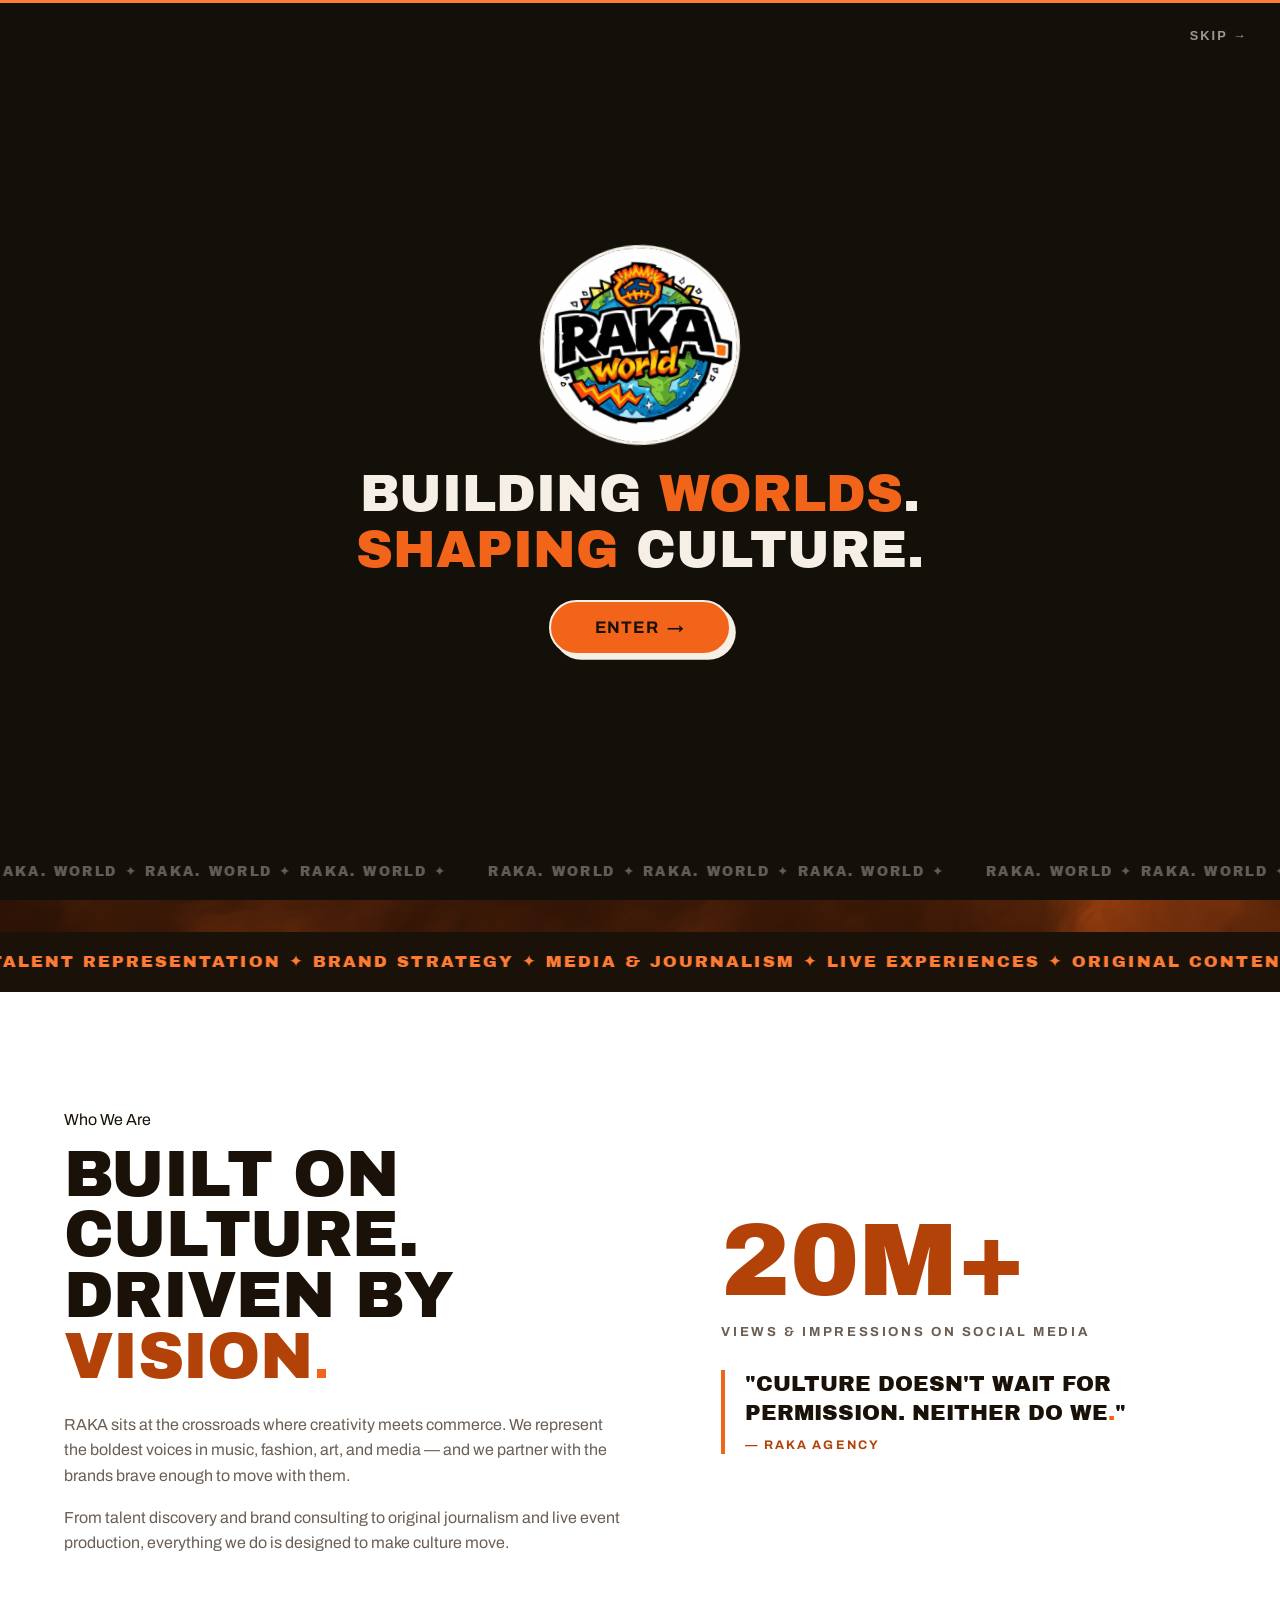
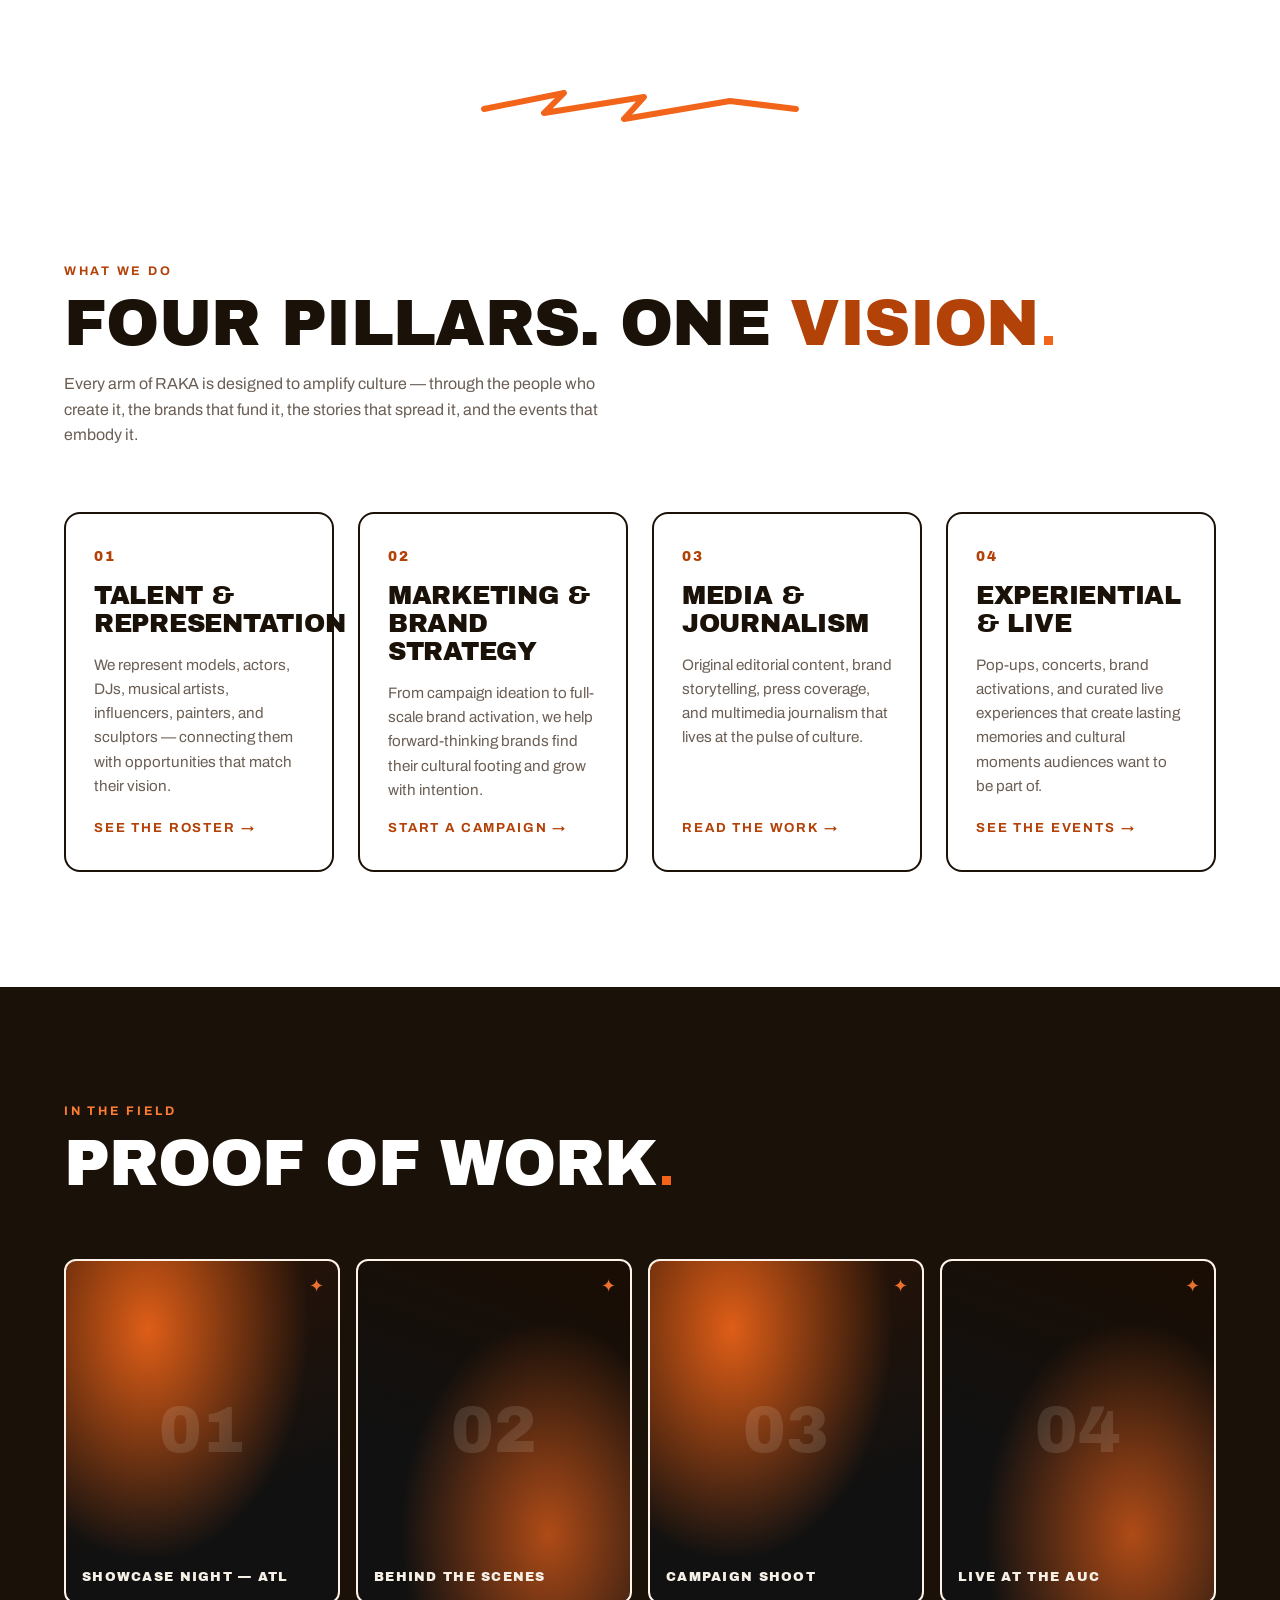
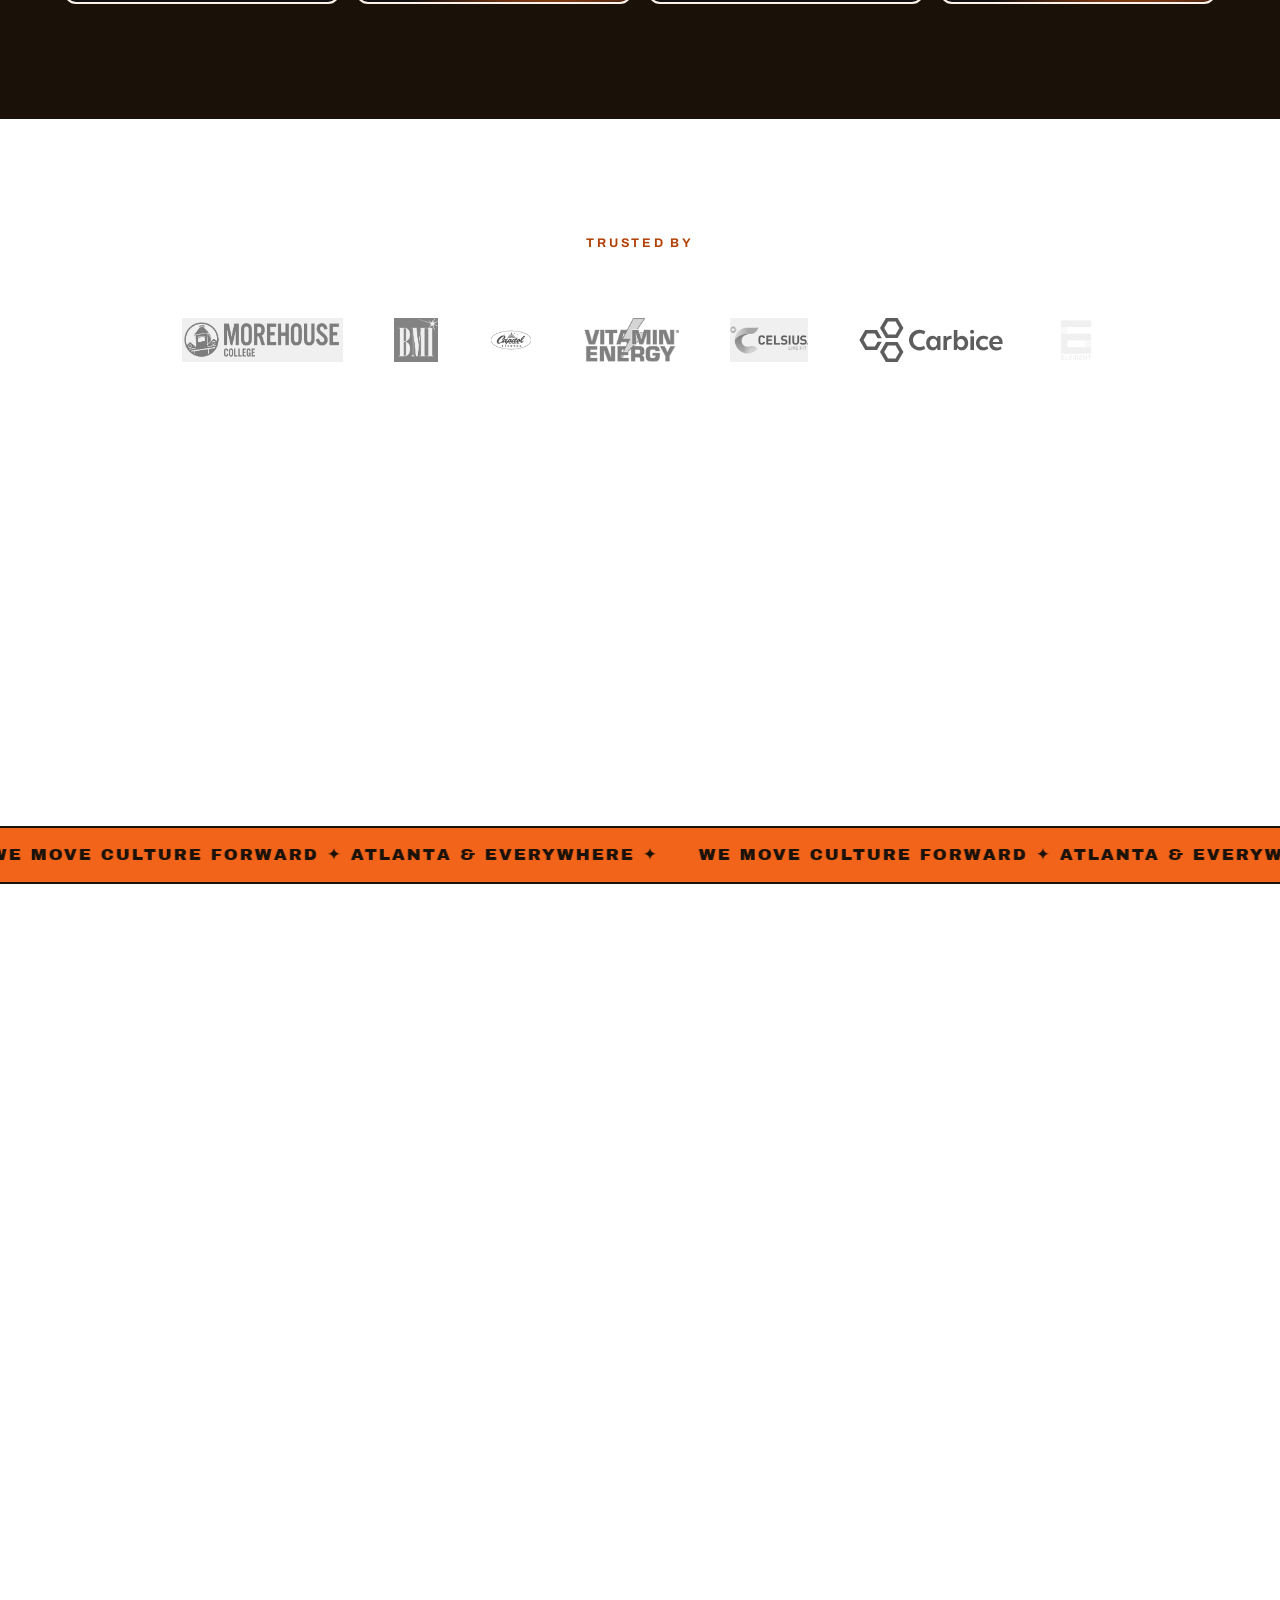
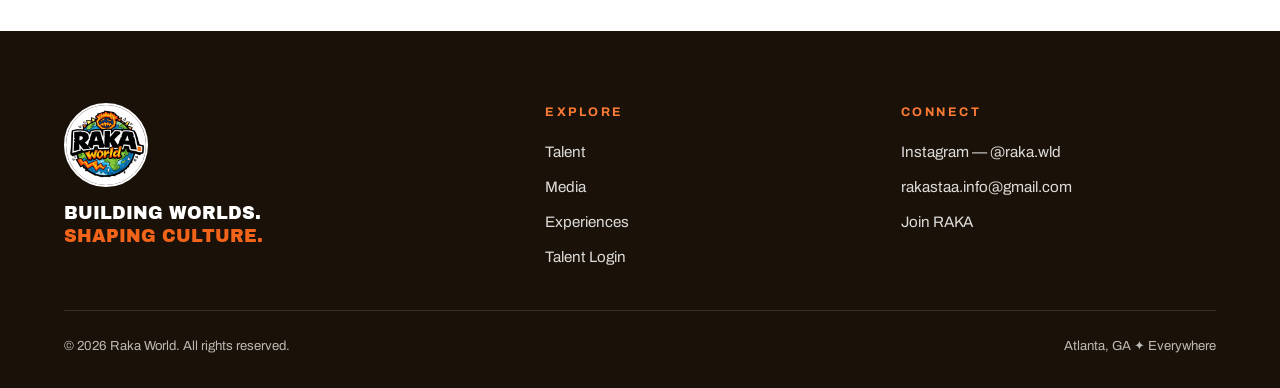
<file: index.html>
<!DOCTYPE html>
<html lang="en">
<head>
  <meta charset="UTF-8">
  <meta name="viewport" content="width=device-width, initial-scale=1">
  <title>Raka World — We Move Culture Forward</title>
  <meta name="description" content="Raka World is a culture-driven multimedia marketing agency in Atlanta — talent representation, brand strategy, media, and live experiences.">
  <link rel="icon" type="image/jpeg" href="assets/raka-logo.jpg">
  <link rel="preconnect" href="https://fonts.googleapis.com">
  <link rel="preconnect" href="https://fonts.gstatic.com" crossorigin>
  <link href="https://fonts.googleapis.com/css2?family=Archivo+Black&family=Archivo:wght@400;500;700&display=swap" rel="stylesheet">
  <script>(function(){var t;try{t=localStorage.getItem('rakaTheme')}catch(e){}if(!t)t=window.matchMedia&&matchMedia('(prefers-color-scheme: dark)').matches?'dark':'light';document.documentElement.setAttribute('data-theme',t);})();</script>
  <link rel="stylesheet" href="css/styles.css?v=6">
</head>
<body>

  <!-- ============ ENTER GATE ============ -->
  <div id="gate" role="dialog" aria-label="Welcome to Raka World">
    <div class="gate-panel left"></div>
    <div class="gate-panel right"></div>

    <button class="gate-skip" type="button">Skip →</button>

    <div class="gate-content">
      <div class="gate-sweep" aria-hidden="true"></div>
      <img class="gate-logo" src="assets/raka-logo.jpg" alt="Raka World logo — a graffiti-style globe">
      <div class="gate-words" aria-hidden="false">
        <span>Building <em class="accent" style="font-style:normal">Worlds</em>.</span>
        <span><em class="accent" style="font-style:normal">Shaping</em> Culture.</span>
      </div>
      <button class="btn gate-enter" type="button">Enter <span class="arrow">→</span></button>
    </div>

    <svg class="gate-bolt" viewBox="0 0 100 900" preserveAspectRatio="xMidYMid slice" aria-hidden="true">
      <path d="M54 0 L46 162 L55 342 L45 540 L53 711 L47 900"></path>
    </svg>

    <div class="gate-marquee" aria-hidden="true">
      <div class="marquee-track">
        <span>RAKA. WORLD ✦ RAKA. WORLD ✦ RAKA. WORLD ✦</span>
      </div>
    </div>
  </div>
  <script>
    /* Prevent gate flash for returning visitors — runs before first paint */
    if (sessionStorage.getItem('rakaEntered')) {
      document.getElementById('gate').style.display = 'none';
    }
  </script>

  <!-- ============ NAV ============ -->
  <header class="nav">
    <div class="container nav-inner">
      <a class="nav-logo" href="index.html" aria-label="Raka World home">
        <img src="assets/raka-logo.jpg" alt="">
        <span>raka<span class="accent">.</span></span>
      </a>
      <nav aria-label="Primary">
        <ul class="nav-links">
          <li><a href="index.html" class="active" aria-current="page">Home</a></li>
          <li><a href="talent.html">Talent</a></li>
          <li><a href="media.html">Media</a></li>
          <li><a href="experiences.html">Experiences</a></li>
          <li><a href="login.html">Talent Login</a></li>
          <li><a class="btn" href="contact.html">Join RAKA</a></li>
        </ul>
      </nav>
      <button class="theme-toggle" type="button" aria-label="Switch to dark mode">
        <span class="orbit" aria-hidden="true">
          <span class="sun"><svg viewBox="0 0 24 24" fill="none" stroke="currentColor" stroke-width="2" stroke-linecap="round"><circle cx="12" cy="12" r="4" fill="currentColor" stroke="none"/><path d="M12 2v2M12 20v2M4.93 4.93l1.41 1.41M17.66 17.66l1.41 1.41M2 12h2M20 12h2M4.93 19.07l1.41-1.41M17.66 6.34l1.41-1.41"/></svg></span>
          <span class="moon"><svg viewBox="0 0 24 24" fill="currentColor"><path d="M21 12.79A9 9 0 1 1 11.21 3 7 7 0 0 0 21 12.79z"/></svg></span>
        </span>
      </button>
      <button class="nav-toggle" type="button" aria-label="Open menu" aria-expanded="false">
        <span></span><span></span><span></span>
      </button>
    </div>
  </header>

  <div class="mobile-menu" aria-label="Mobile navigation">
    <button class="menu-close" type="button" aria-label="Close menu">✕</button>
    <a href="index.html" class="active" aria-current="page">Home</a>
    <a href="talent.html">Talent</a>
    <a href="media.html">Media</a>
    <a href="experiences.html">Experiences</a>
    <a href="login.html">Talent Login</a>
    <a href="contact.html" class="accent">Join RAKA →</a>
  </div>

  <main>
    <!-- ============ HERO — animated shader (smoke + light streaks) ============ -->
    <section class="hero hero--shader">
      <canvas id="heroShader" aria-hidden="true"></canvas>
      <div class="container hero-shader-content">
        <span class="eyebrow gate-sync">Culture-Driven. Media-Forward.</span>
        <h1 class="gate-sync">
          <span>We Move</span>
          <span class="accent">Culture</span>
          <span>Forward<span class="sq"></span></span>
        </h1>
        <div class="gate-sync">
          <p>RAKA is a multimedia marketing agency at the intersection of talent, brand, media, and live experience. We don't just tell stories — we build movements.</p>
          <div class="hero-ctas">
            <a class="btn" href="contact.html#brands">Work With Us <span class="arrow">→</span></a>
            <a class="btn btn--ghost" href="contact.html#talent">Join RAKA</a>
          </div>
        </div>
      </div>
    </section>

    <!-- ============ MARQUEE ============ -->
    <div class="marquee" aria-hidden="true">
      <div class="marquee-track">
        <span>Talent Representation ✦ Brand Strategy ✦ Media &amp; Journalism ✦ Live Experiences ✦ Original Content ✦ Culture Forward ✦</span>
      </div>
    </div>

    <!-- ============ WHO WE ARE ============ -->
    <section class="section">
      <div class="container split">
        <div class="reveal">
          <span class="section-head kicker" style="display:block; margin-bottom:0.75rem">Who We Are</span>
          <h2>Built on culture.<br>Driven by <span class="accent-dark">vision</span><span class="sq"></span></h2>
          <p style="margin-top:1.5rem; color:var(--ink-soft)">RAKA sits at the crossroads where creativity meets commerce. We represent the boldest voices in music, fashion, art, and media — and we partner with the brands brave enough to move with them.</p>
          <p style="margin-top:1rem; color:var(--ink-soft)">From talent discovery and brand consulting to original journalism and live event production, everything we do is designed to make culture move.</p>
        </div>
        <div class="reveal">
          <div class="stat-big"><span data-count="20" data-suffix="M+">0M+</span></div>
          <div class="stat-label">Views &amp; impressions on social media</div>
          <blockquote class="brand-quote">"Culture doesn't wait for permission. Neither do we<span class="accent">.</span>"<cite>— RAKA Agency</cite></blockquote>
        </div>
      </div>
    </section>

    <!-- ============ BOLT DIVIDER ============ -->
    <div class="bolt-divider" aria-hidden="true">
      <svg viewBox="0 0 320 60"><path class="bolt-path" d="M4 30 L84 14 L64 34 L164 18 L144 40 L250 22 L316 30"></path></svg>
    </div>

    <!-- ============ PILLARS ============ -->
    <section class="section" id="what-we-do">
      <div class="container">
        <div class="section-head reveal">
          <span class="kicker">What We Do</span>
          <h2>Four pillars. One <span class="accent-dark">vision</span><span class="sq"></span></h2>
          <p style="margin-top:1rem; color:var(--ink-soft)">Every arm of RAKA is designed to amplify culture — through the people who create it, the brands that fund it, the stories that spread it, and the events that embody it.</p>
        </div>
        <div class="pillars reveal-stagger">
          <a class="card" href="talent.html">
            <span class="card-num">01</span>
            <h3>Talent &amp; Representation</h3>
            <p>We represent models, actors, DJs, musical artists, influencers, painters, and sculptors — connecting them with opportunities that match their vision.</p>
            <span class="card-link">See the roster →</span>
          </a>
          <a class="card" href="contact.html#brands">
            <span class="card-num">02</span>
            <h3>Marketing &amp; Brand Strategy</h3>
            <p>From campaign ideation to full-scale brand activation, we help forward-thinking brands find their cultural footing and grow with intention.</p>
            <span class="card-link">Start a campaign →</span>
          </a>
          <a class="card" href="media.html">
            <span class="card-num">03</span>
            <h3>Media &amp; Journalism</h3>
            <p>Original editorial content, brand storytelling, press coverage, and multimedia journalism that lives at the pulse of culture.</p>
            <span class="card-link">Read the work →</span>
          </a>
          <a class="card" href="experiences.html">
            <span class="card-num">04</span>
            <h3>Experiential &amp; Live</h3>
            <p>Pop-ups, concerts, brand activations, and curated live experiences that create lasting memories and cultural moments audiences want to be part of.</p>
            <span class="card-link">See the events →</span>
          </a>
        </div>
      </div>
    </section>

    <!-- ============ MEDIA WALL (dark) ============ -->
    <section class="section dark">
      <div class="container">
        <div class="section-head reveal">
          <span class="kicker">In The Field</span>
          <h2>Proof of work<span class="sq"></span></h2>
        </div>
        <!-- PLACEHOLDER: swap .ph blocks for real event photography when available -->
        <div class="media-wall reveal-stagger">
          <div class="ph"><span class="ph-big">01</span><span class="ph-label">Showcase Night — ATL</span></div>
          <div class="ph"><span class="ph-big">02</span><span class="ph-label">Behind the Scenes</span></div>
          <div class="ph"><span class="ph-big">03</span><span class="ph-label">Campaign Shoot</span></div>
          <div class="ph"><span class="ph-big">04</span><span class="ph-label">Live at the AUC</span></div>
        </div>
      </div>
    </section>

    <!-- ============ PARTNERS ============ -->
    <section class="section">
      <div class="container">
        <div class="section-head reveal" style="text-align:center">
          <span class="kicker">Trusted By</span>
        </div>
        <div class="partners reveal">
          <img src="assets/logos/morehouse.jpg" alt="Morehouse College">
          <img src="assets/logos/bmi.png" alt="BMI">
          <img src="assets/logos/capitol-records.png" alt="Capitol Records">
          <img src="assets/logos/vitamin-energy.png" alt="Vitamin Energy">
          <img src="assets/logos/celsius.png" alt="Celsius">
          <img src="assets/logos/carbice.svg" alt="Carbice">
          <img src="assets/logos/6lement.png" alt="6lement">
        </div>
      </div>
    </section>

    <!-- ============ FOUNDER ============ -->
    <section class="section" style="padding-top:0">
      <div class="container">
        <div class="founder reveal">
          <img class="founder-photo" src="assets/adeyemi.jpg?v=2" alt="Adeyemi Mitchell in a Motown varsity jacket">

          <div>
            <h3>Adeyemi Mitchell<span class="sq"></span></h3>
            <div class="founder-role">Founder — Morehouse '28</div>
            <p>Sony Music Student Marketing Representative, Grammy U Lead Ambassador, and President of the National Collegiate Entertainers Group. Raka World is what happens when you stop waiting for a seat at the table.</p>
          </div>
        </div>
      </div>
    </section>

    <!-- ============ MARQUEE 2 ============ -->
    <div class="marquee marquee--orange" aria-hidden="true">
      <div class="marquee-track">
        <span>We Move Culture Forward ✦ Atlanta &amp; Everywhere ✦</span>
      </div>
    </div>

    <!-- ============ CLOSING CTA ============ -->
    <section class="section">
      <div class="container">
        <div class="section-head reveal" style="text-align:center">
          <span class="kicker">Ready?</span>
          <h2>Your culture moment starts <span class="accent-dark">here</span><span class="sq"></span></h2>
        </div>
        <div class="cta-split reveal-stagger">
          <div class="cta-panel orange">
            <h3>For Brands</h3>
            <p>Ready to make culture? Share your brand's vision and our strategy team will reach out within 48 hours.</p>
            <a class="btn" href="contact.html#brands">Partner With Us <span class="arrow">→</span></a>
          </div>
          <div class="cta-panel black">
            <h3>For Talent</h3>
            <p>Whether you're a creator ready to be represented or a brand ready to move culture — RAKA is your next call.</p>
            <a class="btn" href="contact.html#talent">Join as Talent <span class="arrow">→</span></a>
          </div>
        </div>
      </div>
    </section>
  </main>

  <!-- ============ FOOTER ============ -->
  <footer class="footer">
    <div class="container">
      <div class="footer-grid">
        <div class="footer-brand">
          <img src="assets/raka-logo.jpg" alt="Raka World logo">
          <div class="tagline">Building Worlds.<br><span class="accent">Shaping Culture.</span></div>
        </div>
        <div>
          <h4>Explore</h4>
          <ul>
            <li><a href="talent.html">Talent</a></li>
            <li><a href="media.html">Media</a></li>
            <li><a href="experiences.html">Experiences</a></li>
            <li><a href="login.html">Talent Login</a></li>
          </ul>
        </div>
        <div>
          <h4>Connect</h4>
          <ul>
            <li><a href="https://www.instagram.com/raka.wld/" target="_blank" rel="noopener">Instagram — @raka.wld</a></li>
            <!-- PLACEHOLDER: replace with real contact email -->
            <li><a href="mailto:rakastaa.info@gmail.com">rakastaa.info@gmail.com</a></li>
            <li><a href="contact.html">Join RAKA</a></li>
          </ul>
        </div>
      </div>
      <div class="footer-bottom">
        <span>© 2026 Raka World. All rights reserved.</span>
        <span>Atlanta, GA ✦ Everywhere</span>
      </div>
    </div>
  </footer>

  <script src="js/main.js?v=6"></script>
</body>
</html>
</file>
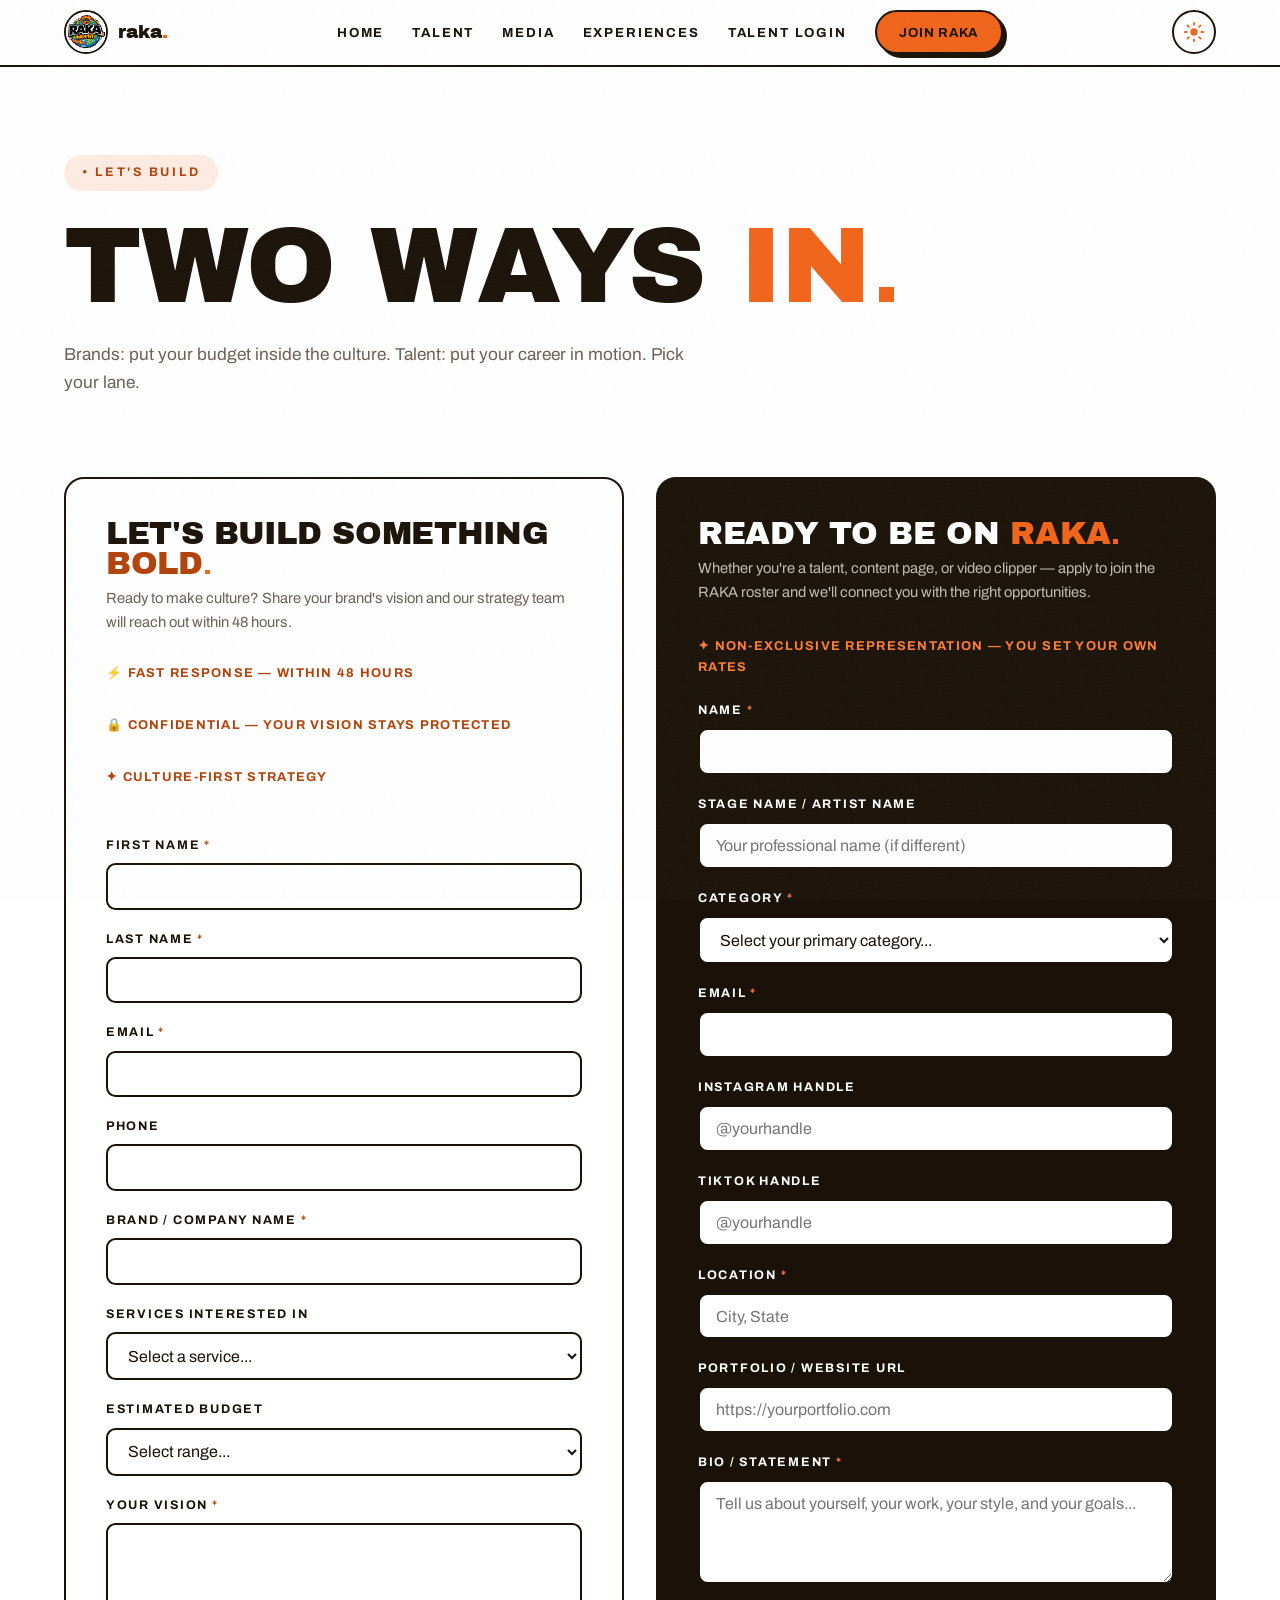
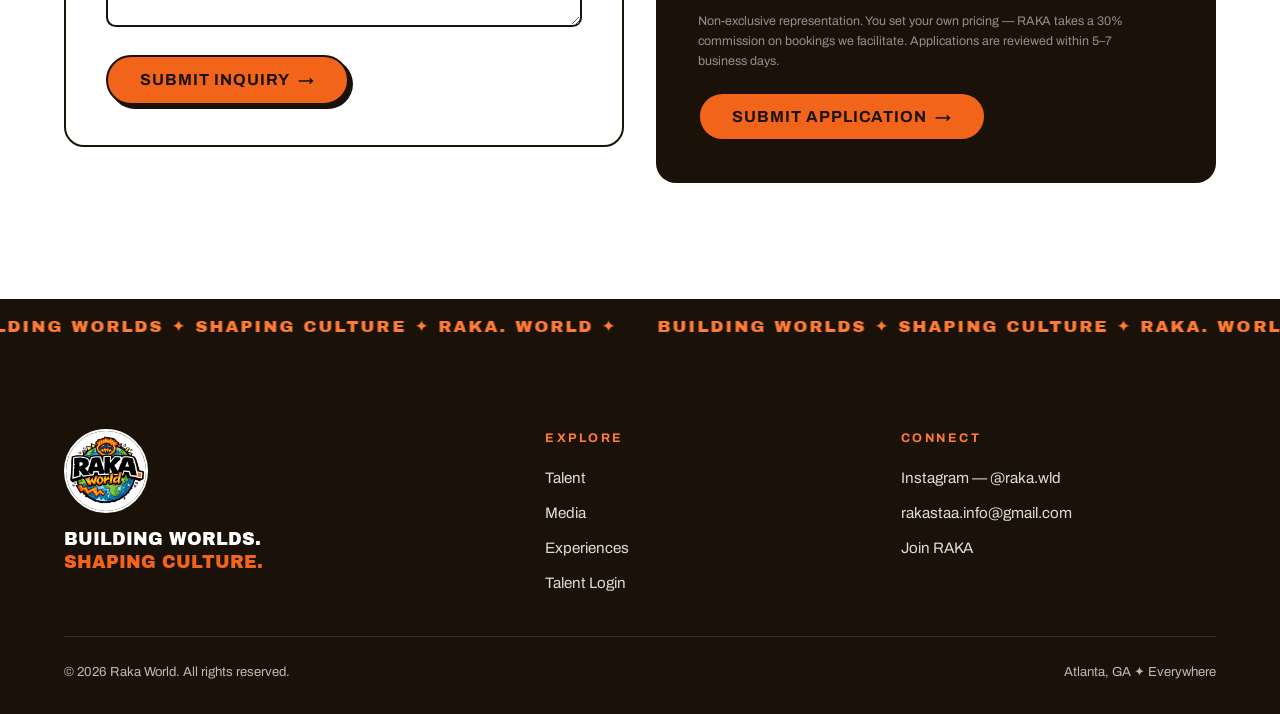
<file: contact.html>
<!DOCTYPE html>
<html lang="en">
<head>
  <meta charset="UTF-8">
  <meta name="viewport" content="width=device-width, initial-scale=1">
  <title>Contact / Join RAKA — Raka World</title>
  <meta name="description" content="Work with Raka World or join the talent roster. Brand inquiries answered within 48 hours.">
  <link rel="icon" type="image/jpeg" href="assets/raka-logo.jpg">
  <link rel="preconnect" href="https://fonts.googleapis.com">
  <link rel="preconnect" href="https://fonts.gstatic.com" crossorigin>
  <link href="https://fonts.googleapis.com/css2?family=Archivo+Black&family=Archivo:wght@400;500;700&display=swap" rel="stylesheet">
  <script>(function(){var t;try{t=localStorage.getItem('rakaTheme')}catch(e){}if(!t)t=window.matchMedia&&matchMedia('(prefers-color-scheme: dark)').matches?'dark':'light';document.documentElement.setAttribute('data-theme',t);})();</script>
  <link rel="stylesheet" href="css/styles.css?v=6">
</head>
<body class="entered">

  <header class="nav">
    <div class="container nav-inner">
      <a class="nav-logo" href="index.html" aria-label="Raka World home">
        <img src="assets/raka-logo.jpg" alt="">
        <span>raka<span class="accent">.</span></span>
      </a>
      <nav aria-label="Primary">
        <ul class="nav-links">
          <li><a href="index.html">Home</a></li>
          <li><a href="talent.html">Talent</a></li>
          <li><a href="media.html">Media</a></li>
          <li><a href="experiences.html">Experiences</a></li>
          <li><a href="login.html">Talent Login</a></li>
          <li><a class="btn" href="contact.html" aria-current="page">Join RAKA</a></li>
        </ul>
      </nav>
      <button class="theme-toggle" type="button" aria-label="Switch to dark mode">
        <span class="orbit" aria-hidden="true">
          <span class="sun"><svg viewBox="0 0 24 24" fill="none" stroke="currentColor" stroke-width="2" stroke-linecap="round"><circle cx="12" cy="12" r="4" fill="currentColor" stroke="none"/><path d="M12 2v2M12 20v2M4.93 4.93l1.41 1.41M17.66 17.66l1.41 1.41M2 12h2M20 12h2M4.93 19.07l1.41-1.41M17.66 6.34l1.41-1.41"/></svg></span>
          <span class="moon"><svg viewBox="0 0 24 24" fill="currentColor"><path d="M21 12.79A9 9 0 1 1 11.21 3 7 7 0 0 0 21 12.79z"/></svg></span>
        </span>
      </button>
      <button class="nav-toggle" type="button" aria-label="Open menu" aria-expanded="false">
        <span></span><span></span><span></span>
      </button>
    </div>
  </header>

  <div class="mobile-menu" aria-label="Mobile navigation">
    <button class="menu-close" type="button" aria-label="Close menu">✕</button>
    <a href="index.html">Home</a>
    <a href="talent.html">Talent</a>
    <a href="media.html">Media</a>
    <a href="experiences.html">Experiences</a>
    <a href="login.html">Talent Login</a>
    <a href="contact.html" class="accent" aria-current="page">Join RAKA →</a>
  </div>

  <main>
    <section class="page-hero">
      <div class="container">
        <span class="eyebrow">Let's Build</span>
        <h1>Two ways <span class="accent">in</span><span class="sq"></span></h1>
        <p>Brands: put your budget inside the culture. Talent: put your career in motion. Pick your lane.</p>
      </div>
    </section>

    <section class="section" style="padding-top:2rem">
      <div class="container form-lanes">

        <!-- ============ BRAND LANE ============ -->
        <div class="form-panel" id="brands">
          <h2>Let's build something <span class="accent-dark">bold</span><span class="sq"></span></h2>
          <p class="form-sub">Ready to make culture? Share your brand's vision and our strategy team will reach out within 48 hours.</p>
          <div style="display:flex; flex-wrap:wrap; gap:0.5rem 1.25rem; margin-bottom:1.5rem">
            <span class="promise">⚡ Fast Response — within 48 hours</span>
            <span class="promise">🔒 Confidential — your vision stays protected</span>
            <span class="promise">✦ Culture-First strategy</span>
          </div>

          <!-- PLACEHOLDER: replace YOUR_FORM_ID with the real Formspree form ID -->
          <form data-raka-form action="https://formspree.io/f/YOUR_FORM_ID" method="POST" aria-label="Brand inquiry">
            <input type="hidden" name="form-type" value="brand-inquiry">
            <div class="field">
              <label for="b-first">First Name <span class="req" aria-hidden="true">*</span></label>
              <input id="b-first" name="first-name" type="text" autocomplete="given-name" required>
              <span class="error-msg">First name is required.</span>
            </div>
            <div class="field">
              <label for="b-last">Last Name <span class="req" aria-hidden="true">*</span></label>
              <input id="b-last" name="last-name" type="text" autocomplete="family-name" required>
              <span class="error-msg">Last name is required.</span>
            </div>
            <div class="field">
              <label for="b-email">Email <span class="req" aria-hidden="true">*</span></label>
              <input id="b-email" name="email" type="email" autocomplete="email" required>
              <span class="error-msg">Enter a valid email address.</span>
            </div>
            <div class="field">
              <label for="b-phone">Phone</label>
              <input id="b-phone" name="phone" type="tel" autocomplete="tel">
            </div>
            <div class="field">
              <label for="b-company">Brand / Company Name <span class="req" aria-hidden="true">*</span></label>
              <input id="b-company" name="company" type="text" autocomplete="organization" required>
              <span class="error-msg">Company is required.</span>
            </div>
            <div class="field">
              <label for="b-service">Services Interested In</label>
              <select id="b-service" name="services">
                <option value="">Select a service...</option>
                <option>Marketing &amp; Brand Strategy</option>
                <option>Talent Partnerships</option>
                <option>Media &amp; Content Creation</option>
                <option>Experiential &amp; Live Events</option>
                <option>Full-Service Partnership</option>
              </select>
            </div>
            <div class="field">
              <label for="b-budget">Estimated Budget</label>
              <select id="b-budget" name="budget">
                <option value="">Select range...</option>
                <option>Under $10,000</option>
                <option>$10,000 – $25,000</option>
                <option>$25,000 – $50,000</option>
                <option>$50,000 – $100,000</option>
                <option>$100,000+</option>
              </select>
            </div>
            <div class="field">
              <label for="b-message">Your Vision <span class="req" aria-hidden="true">*</span></label>
              <textarea id="b-message" name="message" required></textarea>
              <span class="error-msg">Tell us a little about your vision.</span>
            </div>
            <p class="form-error" hidden style="color:#B3261E; font-size:0.85rem; margin-bottom:1rem">Something went wrong — please try again or email us directly.</p>
            <button class="btn" type="submit">Submit Inquiry <span class="arrow">→</span></button>
          </form>
          <div class="form-success" aria-live="polite">
            <div class="check">✓</div>
            <h3>Thank you<span class="sq"></span></h3>
            <p>We'll be in touch within 48 hours.</p>
          </div>
        </div>

        <!-- ============ TALENT LANE ============ -->
        <div class="form-panel dark-panel" id="talent">
          <h2>Ready to be on <span class="accent">RAKA</span><span class="sq"></span></h2>
          <p class="form-sub">Whether you're a talent, content page, or video clipper — apply to join the RAKA roster and we'll connect you with the right opportunities.</p>
          <span class="promise">✦ Non-exclusive representation — you set your own rates</span>

          <!-- PLACEHOLDER: replace YOUR_FORM_ID with the real Formspree form ID -->
          <form data-raka-form action="https://formspree.io/f/YOUR_FORM_ID" method="POST" aria-label="Talent application">
            <input type="hidden" name="form-type" value="talent-application">
            <div class="field">
              <label for="t-name">Name <span class="req" aria-hidden="true">*</span></label>
              <input id="t-name" name="name" type="text" autocomplete="name" required>
              <span class="error-msg">Your name is required.</span>
            </div>
            <div class="field">
              <label for="t-stage">Stage Name / Artist Name</label>
              <input id="t-stage" name="stage-name" type="text" placeholder="Your professional name (if different)">
            </div>
            <div class="field">
              <label for="t-category">Category <span class="req" aria-hidden="true">*</span></label>
              <select id="t-category" name="category" required>
                <option value="">Select your primary category...</option>
                <optgroup label="Talent">
                  <option>Model</option>
                  <option>Actor / Actress</option>
                  <option>DJ / Producer</option>
                  <option>Musical Artist</option>
                  <option>Influencer / Content Creator</option>
                  <option>Visual Artist — Painter</option>
                  <option>Visual Artist — Sculptor</option>
                  <option>Visual Artist — Other</option>
                  <option>Photographer</option>
                  <option>Videographer</option>
                  <option>Multi-Disciplinary</option>
                </optgroup>
                <optgroup label="Content Seeding">
                  <option>Content Page (Social Media Page)</option>
                  <option>Video Clipper</option>
                </optgroup>
              </select>
              <span class="error-msg">Pick a category.</span>
            </div>
            <div class="field">
              <label for="t-email">Email <span class="req" aria-hidden="true">*</span></label>
              <input id="t-email" name="email" type="email" autocomplete="email" required>
              <span class="error-msg">Enter a valid email address.</span>
            </div>
            <div class="field">
              <label for="t-instagram">Instagram Handle</label>
              <input id="t-instagram" name="instagram" type="text" placeholder="@yourhandle">
            </div>
            <div class="field">
              <label for="t-tiktok">TikTok Handle</label>
              <input id="t-tiktok" name="tiktok" type="text" placeholder="@yourhandle">
            </div>
            <div class="field">
              <label for="t-location">Location <span class="req" aria-hidden="true">*</span></label>
              <input id="t-location" name="location" type="text" placeholder="City, State" required>
              <span class="error-msg">Location is required.</span>
            </div>
            <div class="field">
              <label for="t-portfolio">Portfolio / Website URL</label>
              <input id="t-portfolio" name="portfolio" type="url" placeholder="https://yourportfolio.com">
            </div>
            <div class="field">
              <label for="t-message">Bio / Statement <span class="req" aria-hidden="true">*</span></label>
              <textarea id="t-message" name="message" placeholder="Tell us about yourself, your work, your style, and your goals..." required></textarea>
              <span class="error-msg">Give us a few lines about your work.</span>
            </div>
            <p style="font-size:0.78rem; color:rgba(250,246,240,0.55); margin-bottom:1.25rem">Non-exclusive representation. You set your own pricing — RAKA takes a 30% commission on bookings we facilitate. Applications are reviewed within 5–7 business days.</p>
            <p class="form-error" hidden style="color:#FF8A5B; font-size:0.85rem; margin-bottom:1rem">Something went wrong — please try again or DM us on Instagram.</p>
            <button class="btn" type="submit">Submit Application <span class="arrow">→</span></button>
          </form>
          <div class="form-success" aria-live="polite">
            <div class="check">✓</div>
            <h3>Application received<span class="sq"></span></h3>
            <p>Check your email for next steps within 5–7 business days.</p>
          </div>
        </div>

      </div>
    </section>

    <div class="marquee" aria-hidden="true">
      <div class="marquee-track">
        <span>Building Worlds ✦ Shaping Culture ✦ RAKA. World ✦</span>
      </div>
    </div>
  </main>

  <footer class="footer">
    <div class="container">
      <div class="footer-grid">
        <div class="footer-brand">
          <img src="assets/raka-logo.jpg" alt="Raka World logo">
          <div class="tagline">Building Worlds.<br><span class="accent">Shaping Culture.</span></div>
        </div>
        <div>
          <h4>Explore</h4>
          <ul>
            <li><a href="talent.html">Talent</a></li>
            <li><a href="media.html">Media</a></li>
            <li><a href="experiences.html">Experiences</a></li>
            <li><a href="login.html">Talent Login</a></li>
          </ul>
        </div>
        <div>
          <h4>Connect</h4>
          <ul>
            <li><a href="https://www.instagram.com/raka.wld/" target="_blank" rel="noopener">Instagram — @raka.wld</a></li>
            <li><a href="mailto:rakastaa.info@gmail.com">rakastaa.info@gmail.com</a></li>
            <li><a href="contact.html">Join RAKA</a></li>
          </ul>
        </div>
      </div>
      <div class="footer-bottom">
        <span>© 2026 Raka World. All rights reserved.</span>
        <span>Atlanta, GA ✦ Everywhere</span>
      </div>
    </div>
  </footer>

  <script src="js/main.js?v=6"></script>
</body>
</html>
</file>
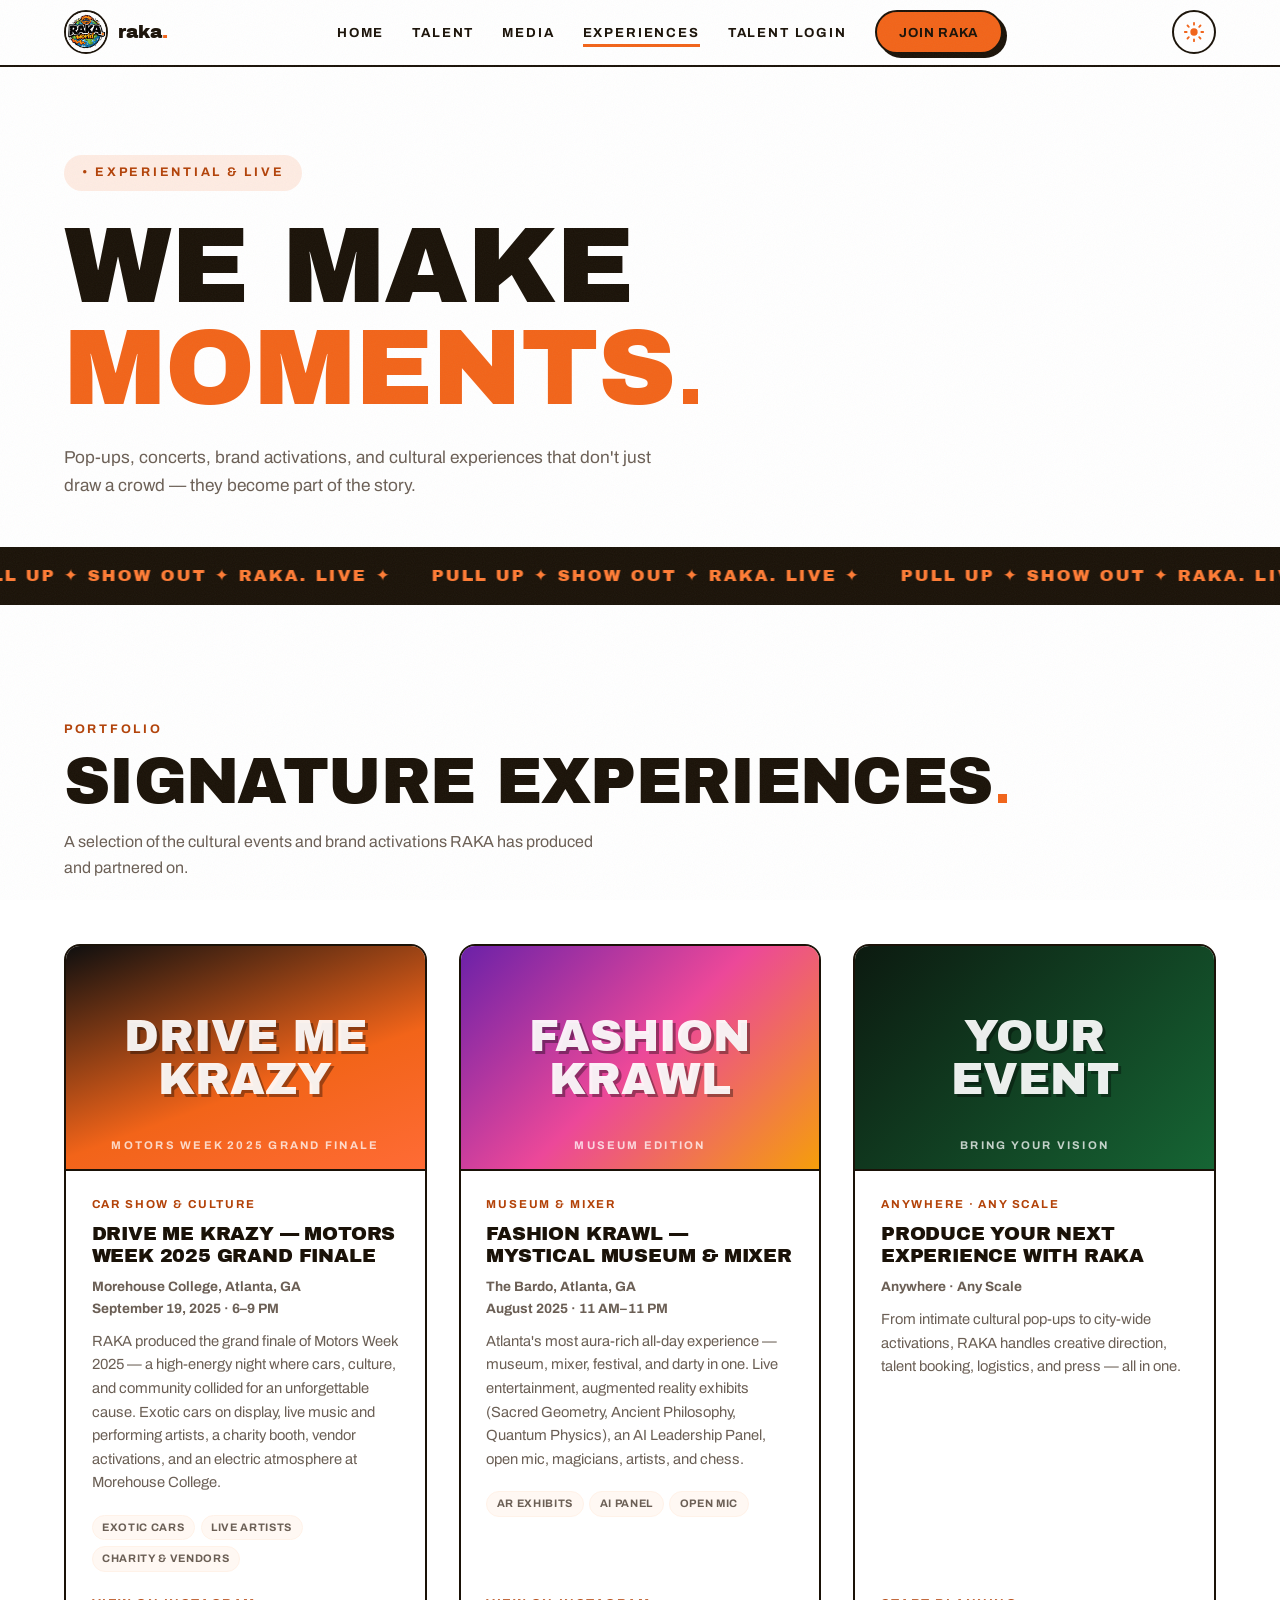
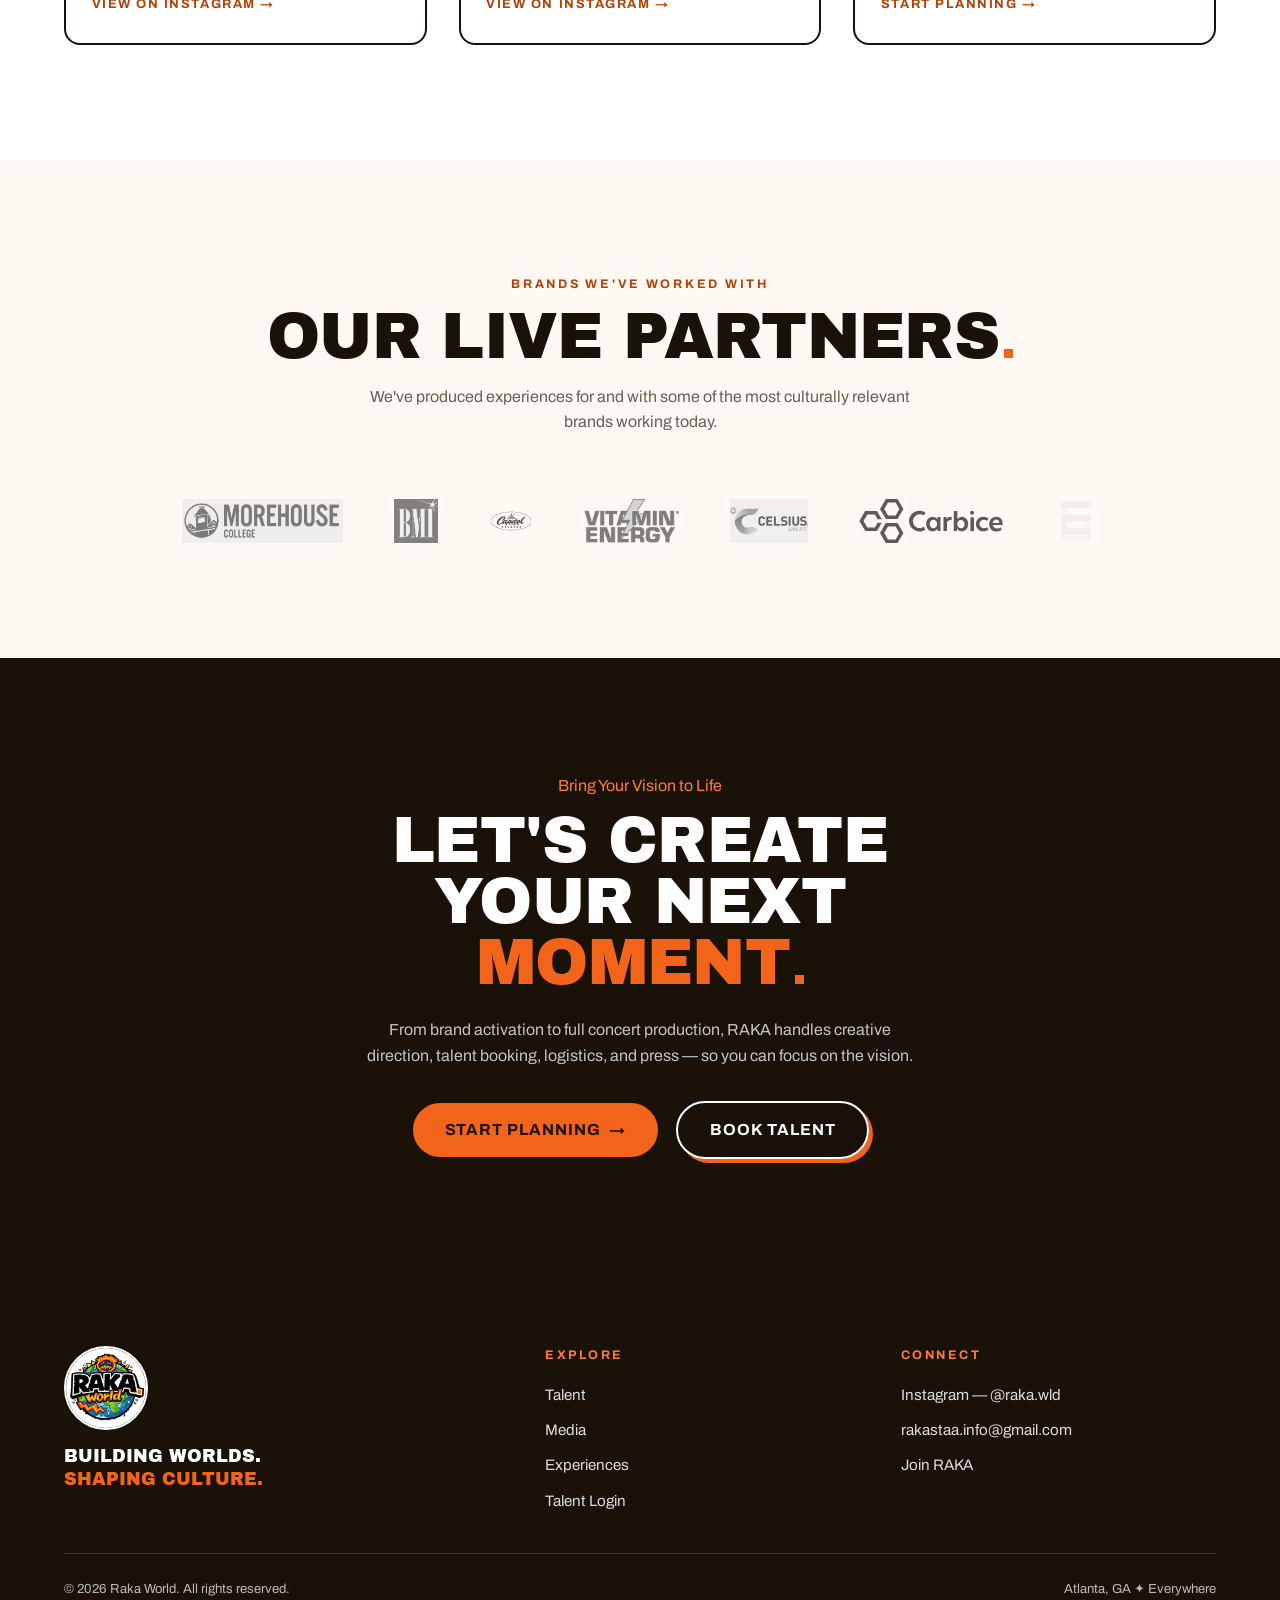
<file: experiences.html>
<!DOCTYPE html>
<html lang="en">
<head>
  <meta charset="UTF-8">
  <meta name="viewport" content="width=device-width, initial-scale=1">
  <title>Experiences — Raka World</title>
  <meta name="description" content="Pop-ups, concerts, brand activations, and cultural experiences produced by Raka World.">
  <link rel="icon" type="image/jpeg" href="assets/raka-logo.jpg">
  <link rel="preconnect" href="https://fonts.googleapis.com">
  <link rel="preconnect" href="https://fonts.gstatic.com" crossorigin>
  <link href="https://fonts.googleapis.com/css2?family=Archivo+Black&family=Archivo:wght@400;500;700&display=swap" rel="stylesheet">
  <script>(function(){var t;try{t=localStorage.getItem('rakaTheme')}catch(e){}if(!t)t=window.matchMedia&&matchMedia('(prefers-color-scheme: dark)').matches?'dark':'light';document.documentElement.setAttribute('data-theme',t);})();</script>
  <link rel="stylesheet" href="css/styles.css?v=6">
</head>
<body class="entered">

  <header class="nav">
    <div class="container nav-inner">
      <a class="nav-logo" href="index.html" aria-label="Raka World home">
        <img src="assets/raka-logo.jpg" alt="">
        <span>raka<span class="accent">.</span></span>
      </a>
      <nav aria-label="Primary">
        <ul class="nav-links">
          <li><a href="index.html">Home</a></li>
          <li><a href="talent.html">Talent</a></li>
          <li><a href="media.html">Media</a></li>
          <li><a href="experiences.html" class="active" aria-current="page">Experiences</a></li>
          <li><a href="login.html">Talent Login</a></li>
          <li><a class="btn" href="contact.html">Join RAKA</a></li>
        </ul>
      </nav>
      <button class="theme-toggle" type="button" aria-label="Switch to dark mode">
        <span class="orbit" aria-hidden="true">
          <span class="sun"><svg viewBox="0 0 24 24" fill="none" stroke="currentColor" stroke-width="2" stroke-linecap="round"><circle cx="12" cy="12" r="4" fill="currentColor" stroke="none"/><path d="M12 2v2M12 20v2M4.93 4.93l1.41 1.41M17.66 17.66l1.41 1.41M2 12h2M20 12h2M4.93 19.07l1.41-1.41M17.66 6.34l1.41-1.41"/></svg></span>
          <span class="moon"><svg viewBox="0 0 24 24" fill="currentColor"><path d="M21 12.79A9 9 0 1 1 11.21 3 7 7 0 0 0 21 12.79z"/></svg></span>
        </span>
      </button>
      <button class="nav-toggle" type="button" aria-label="Open menu" aria-expanded="false">
        <span></span><span></span><span></span>
      </button>
    </div>
  </header>

  <div class="mobile-menu" aria-label="Mobile navigation">
    <button class="menu-close" type="button" aria-label="Close menu">✕</button>
    <a href="index.html">Home</a>
    <a href="talent.html">Talent</a>
    <a href="media.html">Media</a>
    <a href="experiences.html" class="active" aria-current="page">Experiences</a>
    <a href="login.html">Talent Login</a>
    <a href="contact.html" class="accent">Join RAKA →</a>
  </div>

  <main>
    <section class="page-hero">
      <div class="container">
        <span class="eyebrow">Experiential &amp; Live</span>
        <h1>We Make <span class="accent">Moments</span><span class="sq"></span></h1>
        <p>Pop-ups, concerts, brand activations, and cultural experiences that don't just draw a crowd — they become part of the story.</p>
      </div>
    </section>

    <div class="marquee" aria-hidden="true">
      <div class="marquee-track">
        <span>Pull Up ✦ Show Out ✦ RAKA. Live ✦</span>
      </div>
    </div>

    <!-- SIGNATURE EXPERIENCES — imported from the RAKA prototype site -->
    <section class="section">
      <div class="container">
        <div class="section-head reveal">
          <span class="kicker">Portfolio</span>
          <h2>Signature experiences<span class="sq"></span></h2>
          <p style="margin-top:1rem; color:var(--ink-soft)">A selection of the cultural events and brand activations RAKA has produced and partnered on.</p>
        </div>

        <div class="events-grid reveal-stagger">

          <article class="event-card">
            <div class="event-art" style="background: linear-gradient(160deg, #0F0F0F 0%, #F26419 60%, #FF6B35 100%);">
              <div class="event-art-title">Drive Me<br>Krazy</div>
              <div class="event-art-sub">Motors Week 2025 Grand Finale</div>
            </div>
            <div class="event-body">
              <span class="event-kicker">Car Show &amp; Culture</span>
              <h3>Drive Me Krazy — Motors Week 2025 Grand Finale</h3>
              <div class="event-meta">Morehouse College, Atlanta, GA<br>September 19, 2025 · 6–9 PM</div>
              <p>RAKA produced the grand finale of Motors Week 2025 — a high-energy night where cars, culture, and community collided for an unforgettable cause. Exotic cars on display, live music and performing artists, a charity booth, vendor activations, and an electric atmosphere at Morehouse College.</p>
              <div class="tags"><span class="tag">Exotic Cars</span><span class="tag">Live Artists</span><span class="tag">Charity &amp; Vendors</span></div>
              <a class="event-link" href="https://www.instagram.com/p/DOj_GDqgFaw/" target="_blank" rel="noopener">View on Instagram →</a>
            </div>
          </article>

          <article class="event-card">
            <div class="event-art" style="background: linear-gradient(135deg, #6B21A8, #EC4899, #F59E0B);">
              <div class="event-art-title">Fashion<br>Krawl</div>
              <div class="event-art-sub">Museum Edition</div>
            </div>
            <div class="event-body">
              <span class="event-kicker">Museum &amp; Mixer</span>
              <h3>Fashion Krawl — Mystical Museum &amp; Mixer</h3>
              <div class="event-meta">The Bardo, Atlanta, GA<br>August 2025 · 11 AM–11 PM</div>
              <p>Atlanta's most aura-rich all-day experience — museum, mixer, festival, and darty in one. Live entertainment, augmented reality exhibits (Sacred Geometry, Ancient Philosophy, Quantum Physics), an AI Leadership Panel, open mic, magicians, artists, and chess.</p>
              <div class="tags"><span class="tag">AR Exhibits</span><span class="tag">AI Panel</span><span class="tag">Open Mic</span></div>
              <a class="event-link" href="https://www.instagram.com/p/DNqdjlQA4Zz/" target="_blank" rel="noopener">View on Instagram →</a>
            </div>
          </article>

          <article class="event-card">
            <div class="event-art" style="background: linear-gradient(135deg, #0C1A10, #166534);">
              <div class="event-art-title">Your<br>Event</div>
              <div class="event-art-sub">Bring Your Vision</div>
            </div>
            <div class="event-body">
              <span class="event-kicker">Anywhere · Any Scale</span>
              <h3>Produce Your Next Experience with RAKA</h3>
              <div class="event-meta">Anywhere · Any Scale</div>
              <p>From intimate cultural pop-ups to city-wide activations, RAKA handles creative direction, talent booking, logistics, and press — all in one.</p>
              <a class="event-link" href="contact.html#brands">Start Planning →</a>
            </div>
          </article>

        </div>
      </div>
    </section>

    <!-- PARTNERS -->
    <section class="section section--tint">
      <div class="container">
        <div class="section-head reveal" style="text-align:center">
          <span class="kicker">Brands We've Worked With</span>
          <h2>Our live partners<span class="sq"></span></h2>
          <p style="margin: 1rem auto 0; color:var(--ink-soft)">We've produced experiences for and with some of the most culturally relevant brands working today.</p>
        </div>
        <div class="partners reveal">
          <img src="assets/logos/morehouse.jpg" alt="Morehouse College">
          <img src="assets/logos/bmi.png" alt="BMI">
          <img src="assets/logos/capitol-records.png" alt="Capitol Records">
          <img src="assets/logos/vitamin-energy.png" alt="Vitamin Energy">
          <img src="assets/logos/celsius.png" alt="Celsius">
          <img src="assets/logos/carbice.svg" alt="Carbice">
          <img src="assets/logos/6lement.png" alt="6lement">
        </div>
      </div>
    </section>

    <!-- CLOSING CTA -->
    <section class="section dark">
      <div class="container" style="text-align:center">
        <div class="reveal" style="max-width: 42rem; margin: 0 auto;">
          <span class="section-head kicker" style="display:block; margin-bottom:0.75rem; color:var(--orange-hot)">Bring Your Vision to Life</span>
          <h2>Let's create your next <span class="accent">moment</span><span class="sq"></span></h2>
          <p style="margin: 1.5rem auto 2rem; color: rgba(255,255,255,0.75)">From brand activation to full concert production, RAKA handles creative direction, talent booking, logistics, and press — so you can focus on the vision.</p>
          <div style="display:flex; gap:1rem; justify-content:center; flex-wrap:wrap">
            <a class="btn" href="contact.html#brands">Start Planning <span class="arrow">→</span></a>
            <a class="btn btn--ghost" href="talent.html">Book Talent</a>
          </div>
        </div>
      </div>
    </section>
  </main>

  <footer class="footer">
    <div class="container">
      <div class="footer-grid">
        <div class="footer-brand">
          <img src="assets/raka-logo.jpg" alt="Raka World logo">
          <div class="tagline">Building Worlds.<br><span class="accent">Shaping Culture.</span></div>
        </div>
        <div>
          <h4>Explore</h4>
          <ul>
            <li><a href="talent.html">Talent</a></li>
            <li><a href="media.html">Media</a></li>
            <li><a href="experiences.html">Experiences</a></li>
            <li><a href="login.html">Talent Login</a></li>
          </ul>
        </div>
        <div>
          <h4>Connect</h4>
          <ul>
            <li><a href="https://www.instagram.com/raka.wld/" target="_blank" rel="noopener">Instagram — @raka.wld</a></li>
            <li><a href="mailto:rakastaa.info@gmail.com">rakastaa.info@gmail.com</a></li>
            <li><a href="contact.html">Join RAKA</a></li>
          </ul>
        </div>
      </div>
      <div class="footer-bottom">
        <span>© 2026 Raka World. All rights reserved.</span>
        <span>Atlanta, GA ✦ Everywhere</span>
      </div>
    </div>
  </footer>

  <script src="js/main.js?v=6"></script>
</body>
</html>
</file>
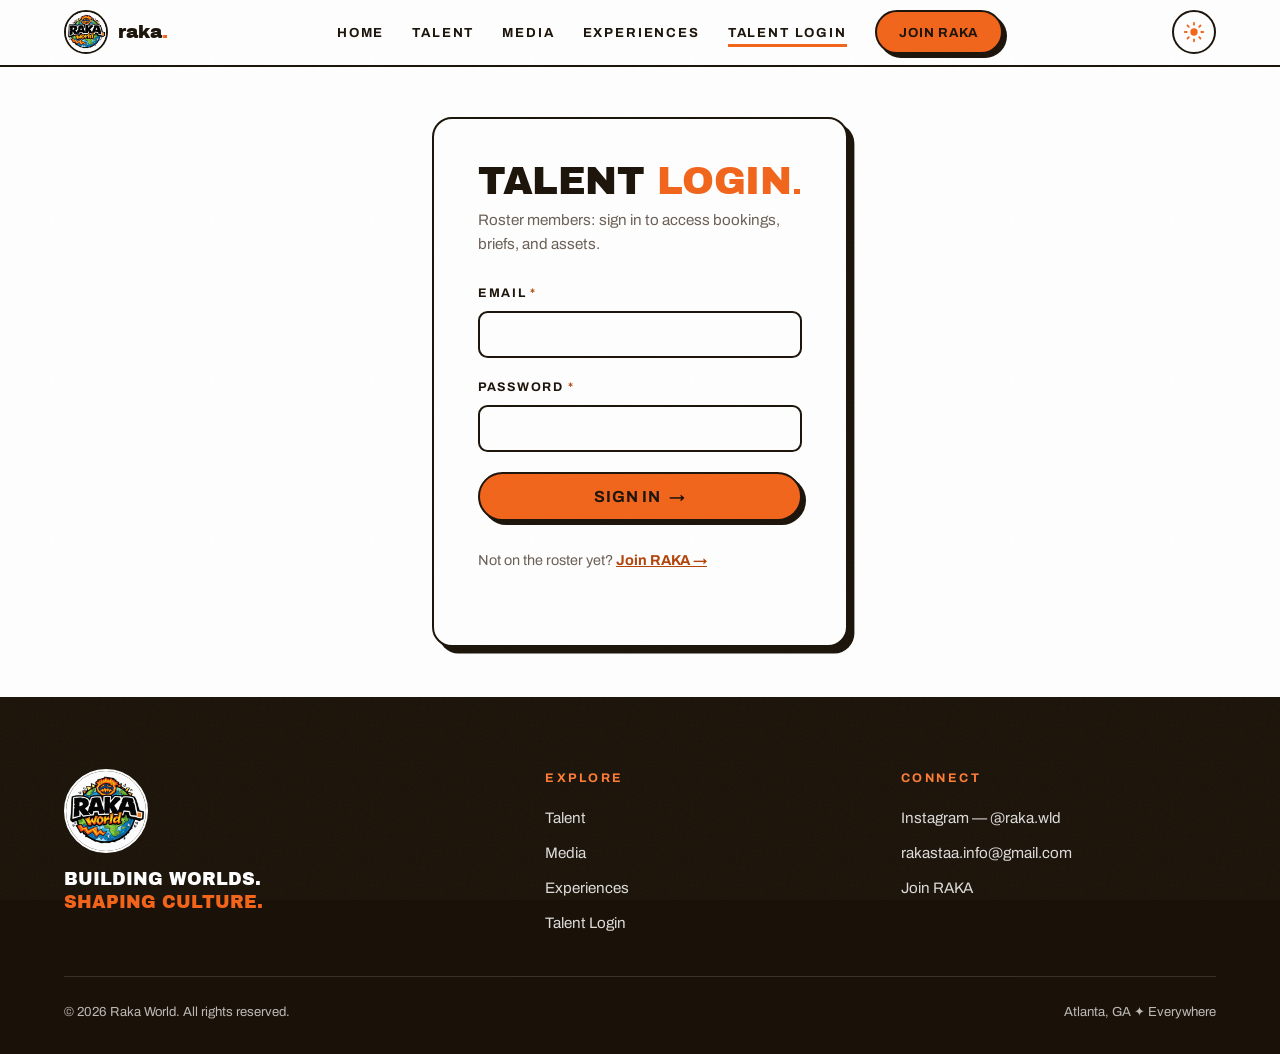
<file: login.html>
<!DOCTYPE html>
<html lang="en">
<head>
  <meta charset="UTF-8">
  <meta name="viewport" content="width=device-width, initial-scale=1">
  <title>Talent Login — Raka World</title>
  <meta name="description" content="Talent portal login for Raka World roster members.">
  <link rel="icon" type="image/jpeg" href="assets/raka-logo.jpg">
  <link rel="preconnect" href="https://fonts.googleapis.com">
  <link rel="preconnect" href="https://fonts.gstatic.com" crossorigin>
  <link href="https://fonts.googleapis.com/css2?family=Archivo+Black&family=Archivo:wght@400;500;700&display=swap" rel="stylesheet">
  <script>(function(){var t;try{t=localStorage.getItem('rakaTheme')}catch(e){}if(!t)t=window.matchMedia&&matchMedia('(prefers-color-scheme: dark)').matches?'dark':'light';document.documentElement.setAttribute('data-theme',t);})();</script>
  <link rel="stylesheet" href="css/styles.css?v=6">
</head>
<body class="entered">

  <header class="nav">
    <div class="container nav-inner">
      <a class="nav-logo" href="index.html" aria-label="Raka World home">
        <img src="assets/raka-logo.jpg" alt="">
        <span>raka<span class="accent">.</span></span>
      </a>
      <nav aria-label="Primary">
        <ul class="nav-links">
          <li><a href="index.html">Home</a></li>
          <li><a href="talent.html">Talent</a></li>
          <li><a href="media.html">Media</a></li>
          <li><a href="experiences.html">Experiences</a></li>
          <li><a href="login.html" class="active" aria-current="page">Talent Login</a></li>
          <li><a class="btn" href="contact.html">Join RAKA</a></li>
        </ul>
      </nav>
      <button class="theme-toggle" type="button" aria-label="Switch to dark mode">
        <span class="orbit" aria-hidden="true">
          <span class="sun"><svg viewBox="0 0 24 24" fill="none" stroke="currentColor" stroke-width="2" stroke-linecap="round"><circle cx="12" cy="12" r="4" fill="currentColor" stroke="none"/><path d="M12 2v2M12 20v2M4.93 4.93l1.41 1.41M17.66 17.66l1.41 1.41M2 12h2M20 12h2M4.93 19.07l1.41-1.41M17.66 6.34l1.41-1.41"/></svg></span>
          <span class="moon"><svg viewBox="0 0 24 24" fill="currentColor"><path d="M21 12.79A9 9 0 1 1 11.21 3 7 7 0 0 0 21 12.79z"/></svg></span>
        </span>
      </button>
      <button class="nav-toggle" type="button" aria-label="Open menu" aria-expanded="false">
        <span></span><span></span><span></span>
      </button>
    </div>
  </header>

  <div class="mobile-menu" aria-label="Mobile navigation">
    <button class="menu-close" type="button" aria-label="Close menu">✕</button>
    <a href="index.html">Home</a>
    <a href="talent.html">Talent</a>
    <a href="media.html">Media</a>
    <a href="experiences.html">Experiences</a>
    <a href="login.html" class="active" aria-current="page">Talent Login</a>
    <a href="contact.html" class="accent">Join RAKA →</a>
  </div>

  <main>
    <div class="login-wrap">
      <div class="login-card">
        <h1>Talent <span class="accent">Login</span><span class="sq"></span></h1>
        <p>Roster members: sign in to access bookings, briefs, and assets.</p>

        <!-- FRONT-END ONLY: no real authentication is wired up yet -->
        <form data-raka-form action="https://formspree.io/f/YOUR_FORM_ID" method="POST" aria-label="Talent login">
          <input type="hidden" name="form-type" value="talent-login-interest">
          <div class="field">
            <label for="login-email">Email <span class="req" aria-hidden="true">*</span></label>
            <input id="login-email" name="email" type="email" autocomplete="email" required>
            <span class="error-msg">Enter a valid email address.</span>
          </div>
          <div class="field">
            <label for="login-pass">Password <span class="req" aria-hidden="true">*</span></label>
            <input id="login-pass" name="password" type="password" autocomplete="current-password" required>
            <span class="error-msg">Password is required.</span>
          </div>
          <p class="form-error" hidden style="color:#B3261E; font-size:0.85rem; margin-bottom:1rem">Something went wrong — please try again.</p>
          <button class="btn" type="submit" style="width:100%; justify-content:center">Sign In <span class="arrow">→</span></button>
        </form>
        <div class="form-success" aria-live="polite">
          <div class="check">✓</div>
          <h3>Portal coming soon<span class="sq"></span></h3>
          <p>The talent portal is under construction. We'll notify you the moment it opens.</p>
        </div>

        <p style="margin-top:1.75rem; font-size:0.9rem">Not on the roster yet? <a href="contact.html#talent" class="accent-dark" style="font-weight:700">Join RAKA →</a></p>
      </div>
    </div>
  </main>

  <footer class="footer">
    <div class="container">
      <div class="footer-grid">
        <div class="footer-brand">
          <img src="assets/raka-logo.jpg" alt="Raka World logo">
          <div class="tagline">Building Worlds.<br><span class="accent">Shaping Culture.</span></div>
        </div>
        <div>
          <h4>Explore</h4>
          <ul>
            <li><a href="talent.html">Talent</a></li>
            <li><a href="media.html">Media</a></li>
            <li><a href="experiences.html">Experiences</a></li>
            <li><a href="login.html">Talent Login</a></li>
          </ul>
        </div>
        <div>
          <h4>Connect</h4>
          <ul>
            <li><a href="https://www.instagram.com/raka.wld/" target="_blank" rel="noopener">Instagram — @raka.wld</a></li>
            <li><a href="mailto:rakastaa.info@gmail.com">rakastaa.info@gmail.com</a></li>
            <li><a href="contact.html">Join RAKA</a></li>
          </ul>
        </div>
      </div>
      <div class="footer-bottom">
        <span>© 2026 Raka World. All rights reserved.</span>
        <span>Atlanta, GA ✦ Everywhere</span>
      </div>
    </div>
  </footer>

  <script src="js/main.js?v=6"></script>
</body>
</html>
</file>
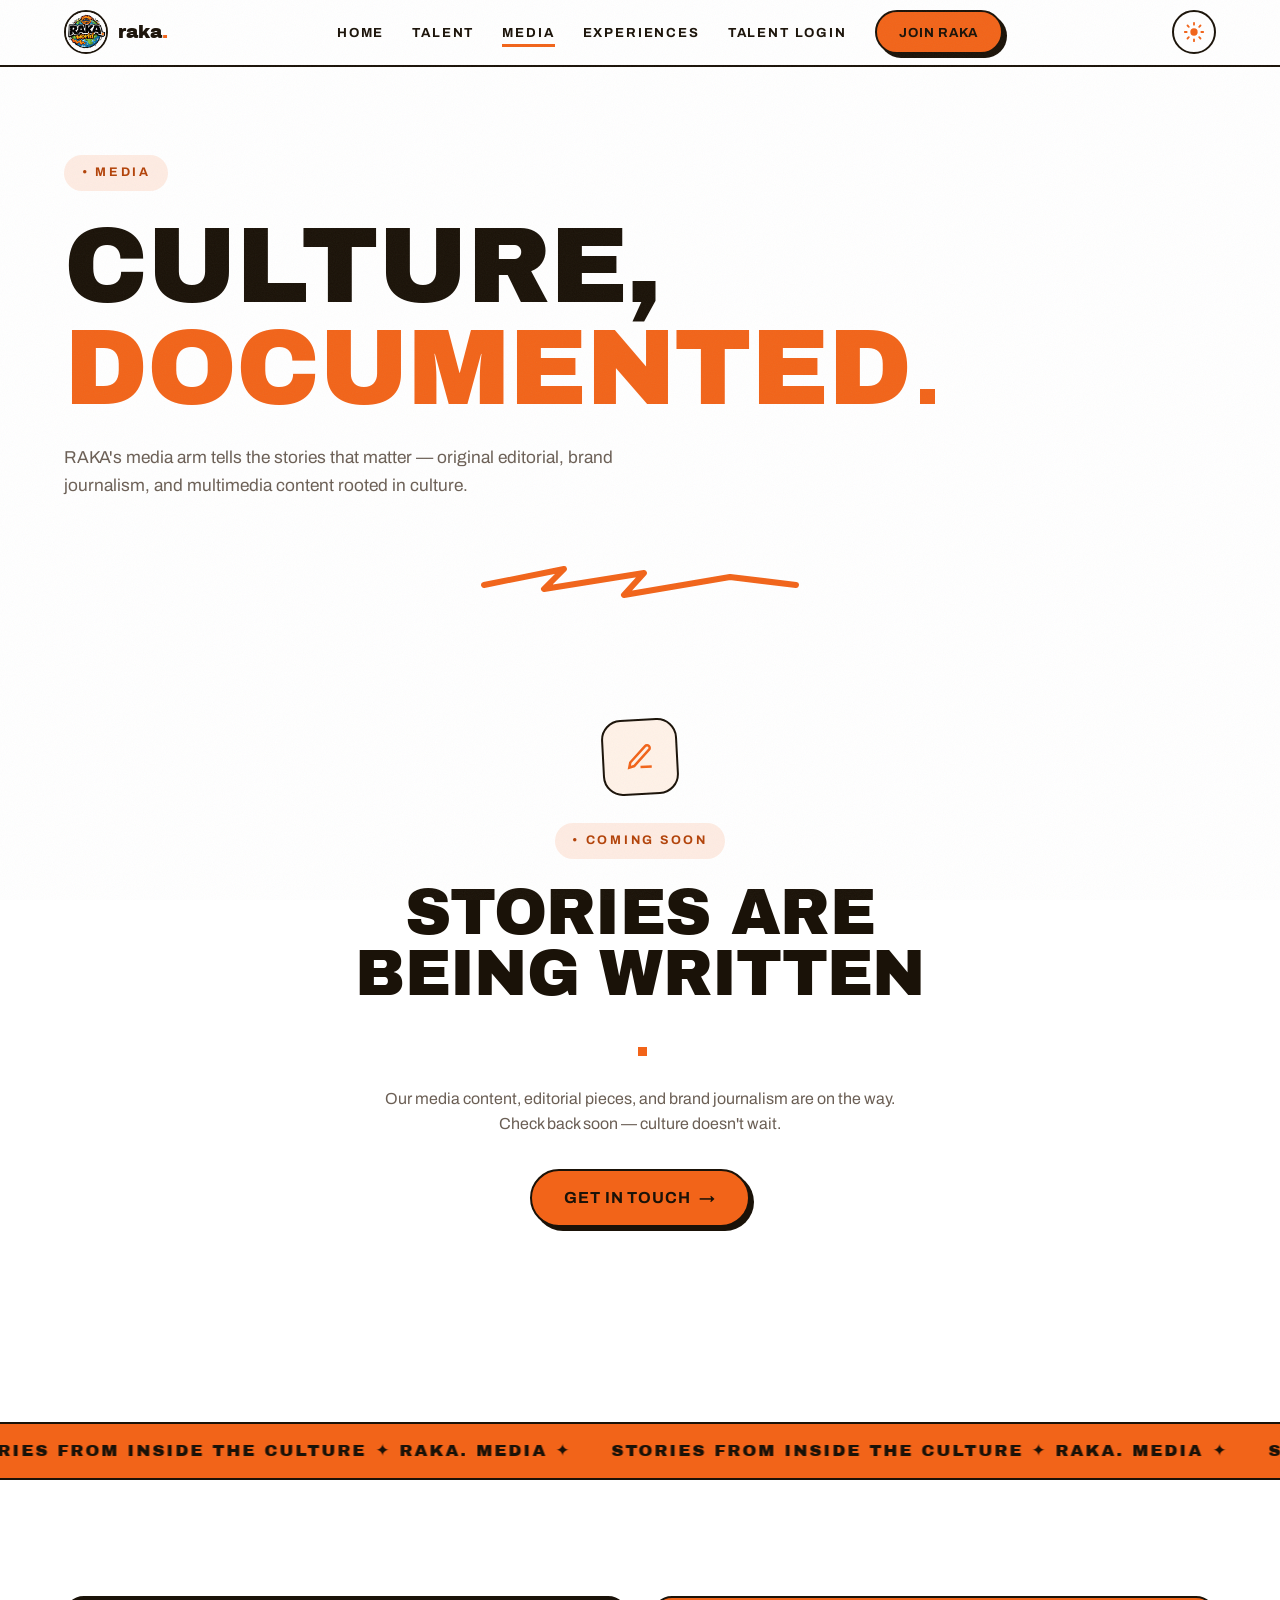
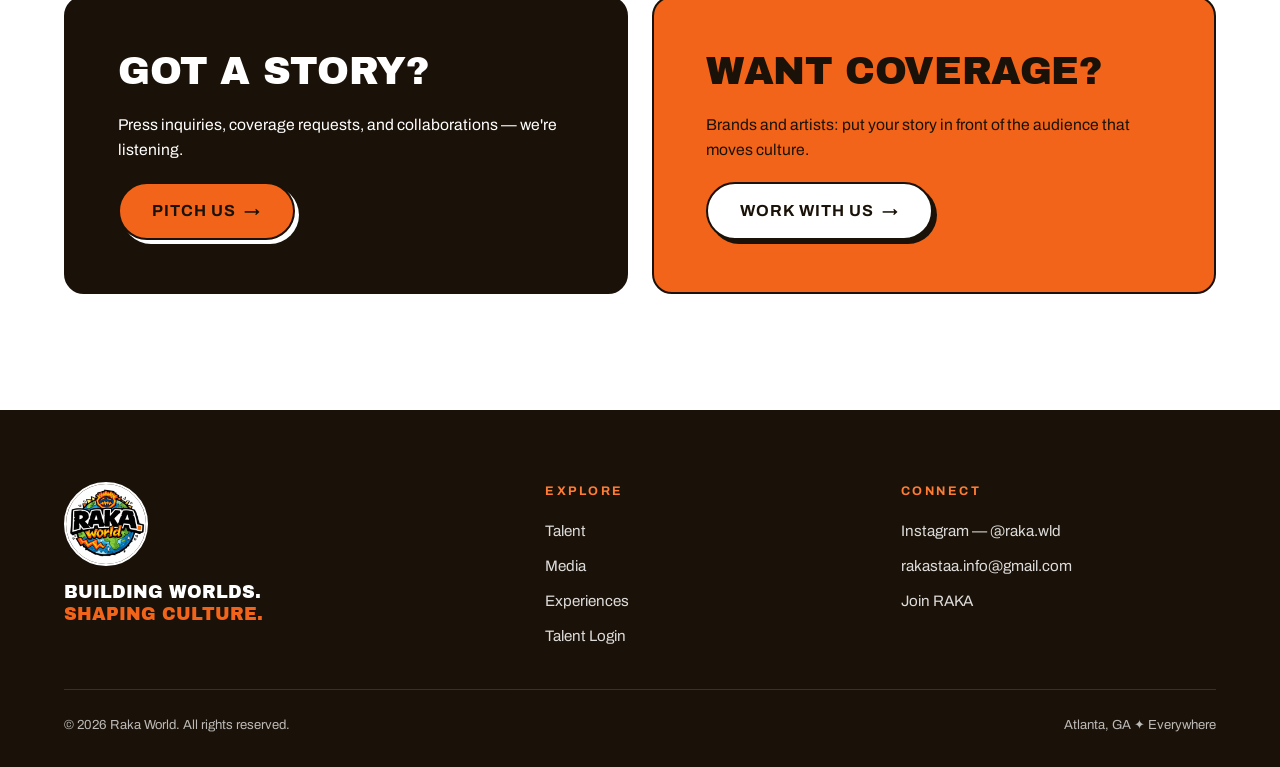
<file: media.html>
<!DOCTYPE html>
<html lang="en">
<head>
  <meta charset="UTF-8">
  <meta name="viewport" content="width=device-width, initial-scale=1">
  <title>Media — Raka World</title>
  <meta name="description" content="Original editorial content, brand storytelling, and multimedia journalism from Raka World. Coming soon.">
  <link rel="icon" type="image/jpeg" href="assets/raka-logo.jpg">
  <link rel="preconnect" href="https://fonts.googleapis.com">
  <link rel="preconnect" href="https://fonts.gstatic.com" crossorigin>
  <link href="https://fonts.googleapis.com/css2?family=Archivo+Black&family=Archivo:wght@400;500;700&display=swap" rel="stylesheet">
  <script>(function(){var t;try{t=localStorage.getItem('rakaTheme')}catch(e){}if(!t)t=window.matchMedia&&matchMedia('(prefers-color-scheme: dark)').matches?'dark':'light';document.documentElement.setAttribute('data-theme',t);})();</script>
  <link rel="stylesheet" href="css/styles.css?v=6">
</head>
<body class="entered">

  <header class="nav">
    <div class="container nav-inner">
      <a class="nav-logo" href="index.html" aria-label="Raka World home">
        <img src="assets/raka-logo.jpg" alt="">
        <span>raka<span class="accent">.</span></span>
      </a>
      <nav aria-label="Primary">
        <ul class="nav-links">
          <li><a href="index.html">Home</a></li>
          <li><a href="talent.html">Talent</a></li>
          <li><a href="media.html" class="active" aria-current="page">Media</a></li>
          <li><a href="experiences.html">Experiences</a></li>
          <li><a href="login.html">Talent Login</a></li>
          <li><a class="btn" href="contact.html">Join RAKA</a></li>
        </ul>
      </nav>
      <button class="theme-toggle" type="button" aria-label="Switch to dark mode">
        <span class="orbit" aria-hidden="true">
          <span class="sun"><svg viewBox="0 0 24 24" fill="none" stroke="currentColor" stroke-width="2" stroke-linecap="round"><circle cx="12" cy="12" r="4" fill="currentColor" stroke="none"/><path d="M12 2v2M12 20v2M4.93 4.93l1.41 1.41M17.66 17.66l1.41 1.41M2 12h2M20 12h2M4.93 19.07l1.41-1.41M17.66 6.34l1.41-1.41"/></svg></span>
          <span class="moon"><svg viewBox="0 0 24 24" fill="currentColor"><path d="M21 12.79A9 9 0 1 1 11.21 3 7 7 0 0 0 21 12.79z"/></svg></span>
        </span>
      </button>
      <button class="nav-toggle" type="button" aria-label="Open menu" aria-expanded="false">
        <span></span><span></span><span></span>
      </button>
    </div>
  </header>

  <div class="mobile-menu" aria-label="Mobile navigation">
    <button class="menu-close" type="button" aria-label="Close menu">✕</button>
    <a href="index.html">Home</a>
    <a href="talent.html">Talent</a>
    <a href="media.html" class="active" aria-current="page">Media</a>
    <a href="experiences.html">Experiences</a>
    <a href="login.html">Talent Login</a>
    <a href="contact.html" class="accent">Join RAKA →</a>
  </div>

  <main>
    <section class="page-hero">
      <div class="container">
        <span class="eyebrow">Media</span>
        <h1>Culture, <span class="accent">Documented</span><span class="sq"></span></h1>
        <p>RAKA's media arm tells the stories that matter — original editorial, brand journalism, and multimedia content rooted in culture.</p>
      </div>
    </section>

    <div class="bolt-divider" aria-hidden="true">
      <svg viewBox="0 0 320 60"><path class="bolt-path" d="M4 30 L84 14 L64 34 L164 18 L144 40 L250 22 L316 30"></path></svg>
    </div>

    <!-- COMING SOON — matches the prototype's media page -->
    <section class="section" style="padding-top:1rem">
      <div class="container">
        <div class="coming-soon reveal">
          <div class="cs-icon" aria-hidden="true"><svg width="30" height="30" viewBox="0 0 24 24" fill="none" stroke="#F26419" stroke-width="2"><path d="M12 20h9"/><path d="M16.5 3.5a2.121 2.121 0 0 1 3 3L7 19l-4 1 1-4L16.5 3.5z"/></svg></div>
          <span class="eyebrow">Coming Soon</span>
          <h2>Stories are being written<span class="sq"></span></h2>
          <p>Our media content, editorial pieces, and brand journalism are on the way. Check back soon — culture doesn't wait.</p>
          <a class="btn" href="contact.html#brands">Get in Touch <span class="arrow">→</span></a>
        </div>
      </div>
    </section>

    <div class="marquee marquee--orange" aria-hidden="true">
      <div class="marquee-track">
        <span>Stories From Inside the Culture ✦ RAKA. Media ✦</span>
      </div>
    </div>

    <section class="section">
      <div class="container cta-split reveal-stagger">
        <div class="cta-panel black">
          <h3>Got a story?</h3>
          <p>Press inquiries, coverage requests, and collaborations — we're listening.</p>
          <a class="btn" href="contact.html#brands">Pitch Us <span class="arrow">→</span></a>
        </div>
        <div class="cta-panel orange">
          <h3>Want coverage?</h3>
          <p>Brands and artists: put your story in front of the audience that moves culture.</p>
          <a class="btn" href="contact.html#brands">Work With Us <span class="arrow">→</span></a>
        </div>
      </div>
    </section>
  </main>

  <footer class="footer">
    <div class="container">
      <div class="footer-grid">
        <div class="footer-brand">
          <img src="assets/raka-logo.jpg" alt="Raka World logo">
          <div class="tagline">Building Worlds.<br><span class="accent">Shaping Culture.</span></div>
        </div>
        <div>
          <h4>Explore</h4>
          <ul>
            <li><a href="talent.html">Talent</a></li>
            <li><a href="media.html">Media</a></li>
            <li><a href="experiences.html">Experiences</a></li>
            <li><a href="login.html">Talent Login</a></li>
          </ul>
        </div>
        <div>
          <h4>Connect</h4>
          <ul>
            <li><a href="https://www.instagram.com/raka.wld/" target="_blank" rel="noopener">Instagram — @raka.wld</a></li>
            <li><a href="mailto:rakastaa.info@gmail.com">rakastaa.info@gmail.com</a></li>
            <li><a href="contact.html">Join RAKA</a></li>
          </ul>
        </div>
      </div>
      <div class="footer-bottom">
        <span>© 2026 Raka World. All rights reserved.</span>
        <span>Atlanta, GA ✦ Everywhere</span>
      </div>
    </div>
  </footer>

  <script src="js/main.js?v=6"></script>
</body>
</html>
</file>
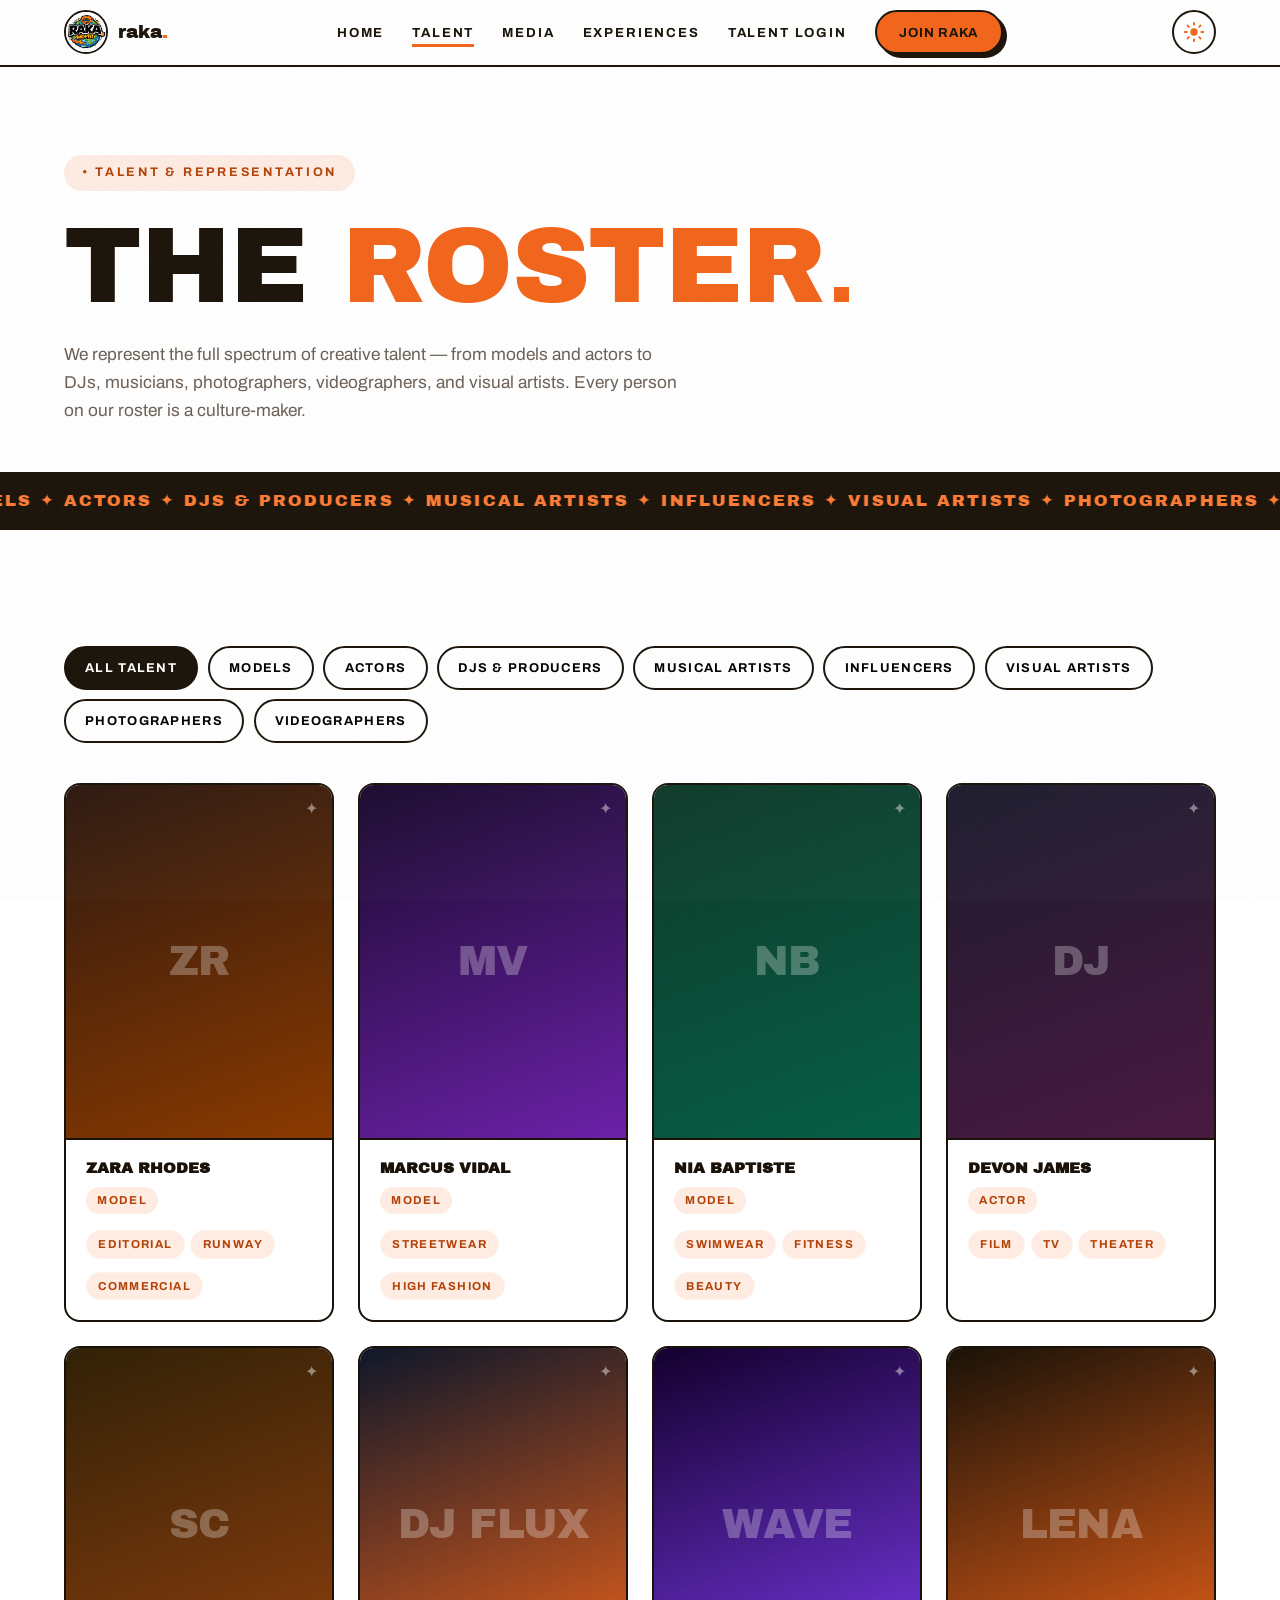
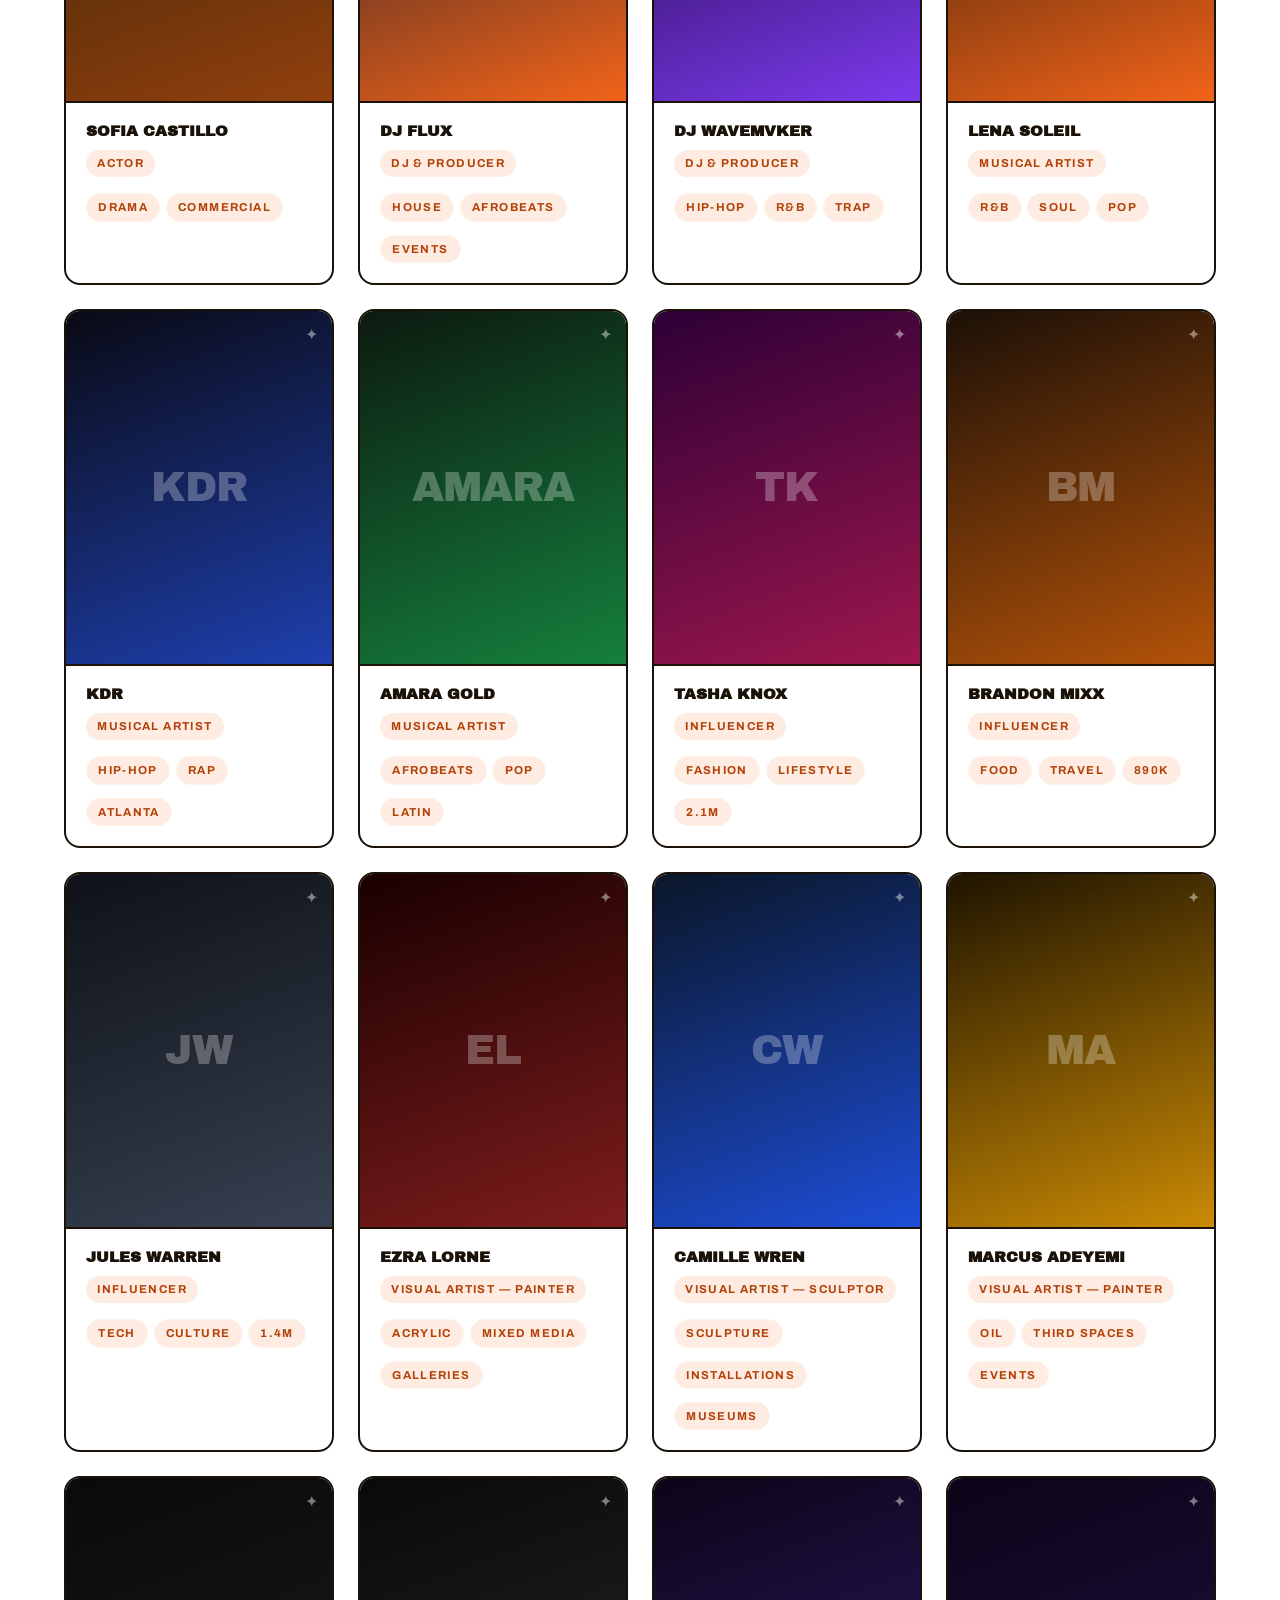
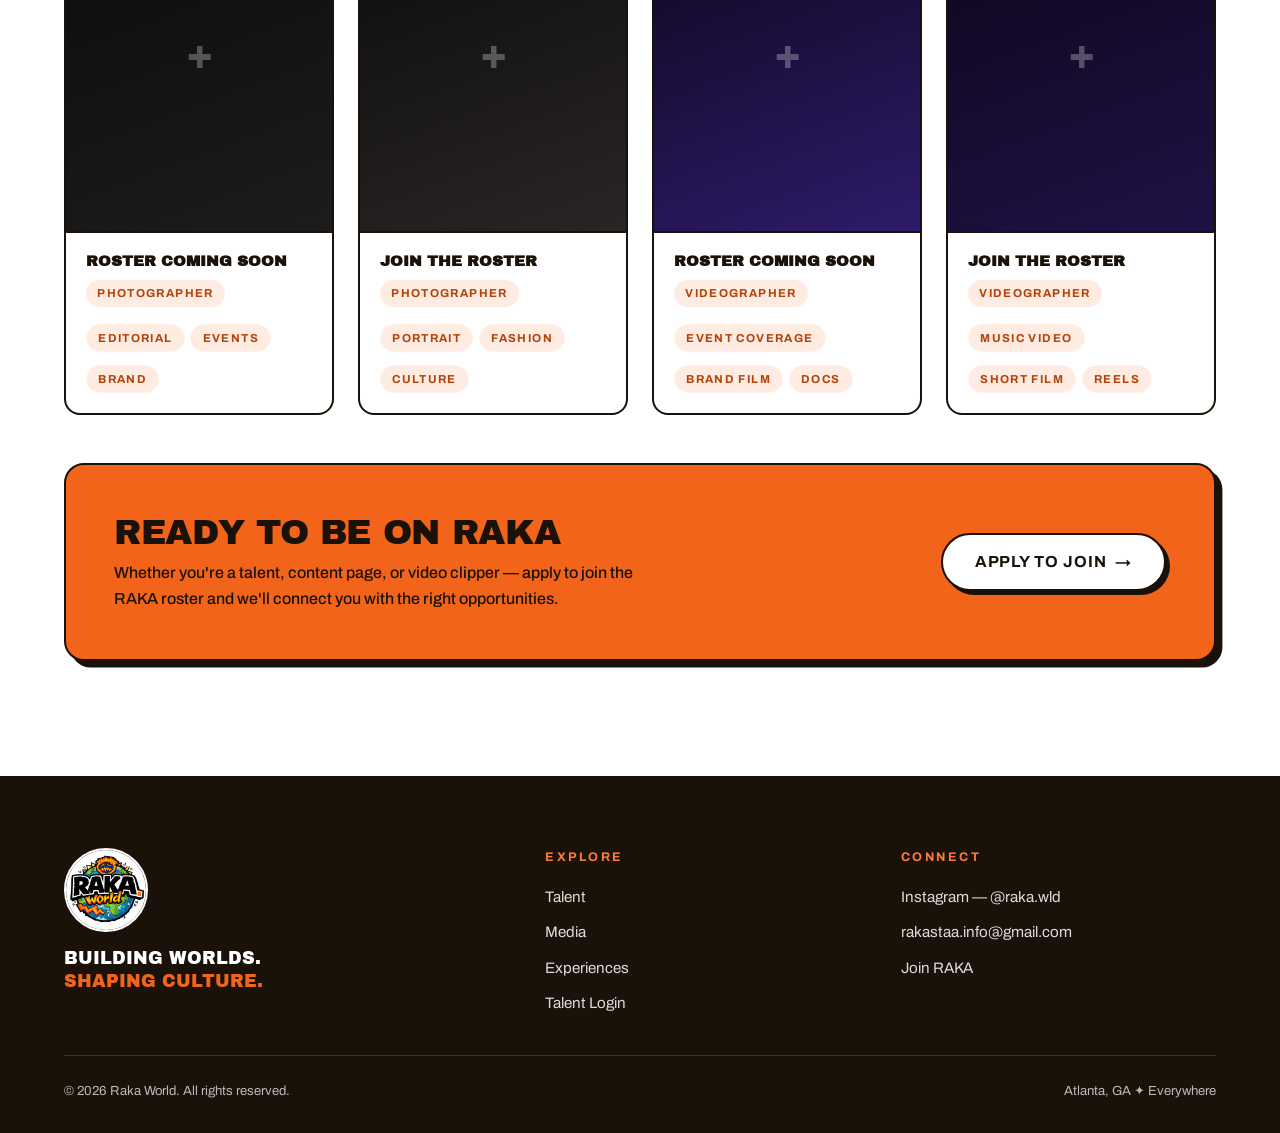
<file: talent.html>
<!DOCTYPE html>
<html lang="en">
<head>
  <meta charset="UTF-8">
  <meta name="viewport" content="width=device-width, initial-scale=1">
  <title>Talent — Raka World</title>
  <meta name="description" content="The Raka World roster — models, actors, DJs, musical artists, influencers, visual artists, photographers, and videographers.">
  <link rel="icon" type="image/jpeg" href="assets/raka-logo.jpg">
  <link rel="preconnect" href="https://fonts.googleapis.com">
  <link rel="preconnect" href="https://fonts.gstatic.com" crossorigin>
  <link href="https://fonts.googleapis.com/css2?family=Archivo+Black&family=Archivo:wght@400;500;700&display=swap" rel="stylesheet">
  <script>(function(){var t;try{t=localStorage.getItem('rakaTheme')}catch(e){}if(!t)t=window.matchMedia&&matchMedia('(prefers-color-scheme: dark)').matches?'dark':'light';document.documentElement.setAttribute('data-theme',t);})();</script>
  <link rel="stylesheet" href="css/styles.css?v=6">
</head>
<body class="entered">

  <header class="nav">
    <div class="container nav-inner">
      <a class="nav-logo" href="index.html" aria-label="Raka World home">
        <img src="assets/raka-logo.jpg" alt="">
        <span>raka<span class="accent">.</span></span>
      </a>
      <nav aria-label="Primary">
        <ul class="nav-links">
          <li><a href="index.html">Home</a></li>
          <li><a href="talent.html" class="active" aria-current="page">Talent</a></li>
          <li><a href="media.html">Media</a></li>
          <li><a href="experiences.html">Experiences</a></li>
          <li><a href="login.html">Talent Login</a></li>
          <li><a class="btn" href="contact.html">Join RAKA</a></li>
        </ul>
      </nav>
      <button class="theme-toggle" type="button" aria-label="Switch to dark mode">
        <span class="orbit" aria-hidden="true">
          <span class="sun"><svg viewBox="0 0 24 24" fill="none" stroke="currentColor" stroke-width="2" stroke-linecap="round"><circle cx="12" cy="12" r="4" fill="currentColor" stroke="none"/><path d="M12 2v2M12 20v2M4.93 4.93l1.41 1.41M17.66 17.66l1.41 1.41M2 12h2M20 12h2M4.93 19.07l1.41-1.41M17.66 6.34l1.41-1.41"/></svg></span>
          <span class="moon"><svg viewBox="0 0 24 24" fill="currentColor"><path d="M21 12.79A9 9 0 1 1 11.21 3 7 7 0 0 0 21 12.79z"/></svg></span>
        </span>
      </button>
      <button class="nav-toggle" type="button" aria-label="Open menu" aria-expanded="false">
        <span></span><span></span><span></span>
      </button>
    </div>
  </header>

  <div class="mobile-menu" aria-label="Mobile navigation">
    <button class="menu-close" type="button" aria-label="Close menu">✕</button>
    <a href="index.html">Home</a>
    <a href="talent.html" class="active" aria-current="page">Talent</a>
    <a href="media.html">Media</a>
    <a href="experiences.html">Experiences</a>
    <a href="login.html">Talent Login</a>
    <a href="contact.html" class="accent">Join RAKA →</a>
  </div>

  <main>
    <section class="page-hero">
      <div class="container">
        <span class="eyebrow">Talent &amp; Representation</span>
        <h1>The <span class="accent">Roster</span><span class="sq"></span></h1>
        <p>We represent the full spectrum of creative talent — from models and actors to DJs, musicians, photographers, videographers, and visual artists. Every person on our roster is a culture-maker.</p>
      </div>
    </section>

    <div class="marquee" aria-hidden="true">
      <div class="marquee-track">
        <span>Models ✦ Actors ✦ DJs &amp; Producers ✦ Musical Artists ✦ Influencers ✦ Visual Artists ✦ Photographers ✦ Videographers ✦</span>
      </div>
    </div>

    <section class="section">
      <div class="container">
        <div class="filters" role="group" aria-label="Filter talent by category">
          <button class="filter-btn active" type="button" data-filter="all" aria-pressed="true">All Talent</button>
          <button class="filter-btn" type="button" data-filter="model" aria-pressed="false">Models</button>
          <button class="filter-btn" type="button" data-filter="actor" aria-pressed="false">Actors</button>
          <button class="filter-btn" type="button" data-filter="dj" aria-pressed="false">DJs &amp; Producers</button>
          <button class="filter-btn" type="button" data-filter="artist" aria-pressed="false">Musical Artists</button>
          <button class="filter-btn" type="button" data-filter="influencer" aria-pressed="false">Influencers</button>
          <button class="filter-btn" type="button" data-filter="visual" aria-pressed="false">Visual Artists</button>
          <button class="filter-btn" type="button" data-filter="photographer" aria-pressed="false">Photographers</button>
          <button class="filter-btn" type="button" data-filter="videographer" aria-pressed="false">Videographers</button>
        </div>

        <!-- Roster imported from the RAKA prototype site -->
        <div class="talent-grid">

          <!-- MODELS -->
          <article class="talent-card" data-cat="model">
            <div class="talent-art" style="background: linear-gradient(160deg, #2C1810, #8B3A00);" role="img" aria-label="Zara Rhodes">
              <span class="talent-initials">ZR</span>
            </div>
            <div class="talent-meta">
              <strong>Zara Rhodes</strong><span>Model</span>
              <div class="tags"><span class="tag">Editorial</span><span class="tag">Runway</span><span class="tag">Commercial</span></div>
            </div>
          </article>

          <article class="talent-card" data-cat="model">
            <div class="talent-art" style="background: linear-gradient(160deg, #1A0A2E, #6B21A8);" role="img" aria-label="Marcus Vidal">
              <span class="talent-initials">MV</span>
            </div>
            <div class="talent-meta">
              <strong>Marcus Vidal</strong><span>Model</span>
              <div class="tags"><span class="tag">Streetwear</span><span class="tag">High Fashion</span></div>
            </div>
          </article>

          <article class="talent-card" data-cat="model">
            <div class="talent-art" style="background: linear-gradient(160deg, #0F3A2A, #065F46);" role="img" aria-label="Nia Baptiste">
              <span class="talent-initials">NB</span>
            </div>
            <div class="talent-meta">
              <strong>Nia Baptiste</strong><span>Model</span>
              <div class="tags"><span class="tag">Swimwear</span><span class="tag">Fitness</span><span class="tag">Beauty</span></div>
            </div>
          </article>

          <!-- ACTORS -->
          <article class="talent-card" data-cat="actor">
            <div class="talent-art" style="background: linear-gradient(160deg, #1C1C2E, #4A1942);" role="img" aria-label="Devon James">
              <span class="talent-initials">DJ</span>
            </div>
            <div class="talent-meta">
              <strong>Devon James</strong><span>Actor</span>
              <div class="tags"><span class="tag">Film</span><span class="tag">TV</span><span class="tag">Theater</span></div>
            </div>
          </article>

          <article class="talent-card" data-cat="actor">
            <div class="talent-art" style="background: linear-gradient(160deg, #312107, #92400E);" role="img" aria-label="Sofia Castillo">
              <span class="talent-initials">SC</span>
            </div>
            <div class="talent-meta">
              <strong>Sofia Castillo</strong><span>Actor</span>
              <div class="tags"><span class="tag">Drama</span><span class="tag">Commercial</span></div>
            </div>
          </article>

          <!-- DJS & PRODUCERS -->
          <article class="talent-card" data-cat="dj">
            <div class="talent-art" style="background: linear-gradient(160deg, #0F172A, #F26419);" role="img" aria-label="DJ Flux">
              <span class="talent-initials">DJ Flux</span>
            </div>
            <div class="talent-meta">
              <strong>DJ Flux</strong><span>DJ &amp; Producer</span>
              <div class="tags"><span class="tag">House</span><span class="tag">Afrobeats</span><span class="tag">Events</span></div>
            </div>
          </article>

          <article class="talent-card" data-cat="dj">
            <div class="talent-art" style="background: linear-gradient(160deg, #14002E, #7C3AED);" role="img" aria-label="DJ Wavemvker">
              <span class="talent-initials">Wave</span>
            </div>
            <div class="talent-meta">
              <strong>DJ Wavemvker</strong><span>DJ &amp; Producer</span>
              <div class="tags"><span class="tag">Hip-Hop</span><span class="tag">R&amp;B</span><span class="tag">Trap</span></div>
            </div>
          </article>

          <!-- MUSICAL ARTISTS -->
          <article class="talent-card" data-cat="artist">
            <div class="talent-art" style="background: linear-gradient(160deg, #1A1208, #F26419);" role="img" aria-label="Lena Soleil">
              <span class="talent-initials">Lena</span>
            </div>
            <div class="talent-meta">
              <strong>Lena Soleil</strong><span>Musical Artist</span>
              <div class="tags"><span class="tag">R&amp;B</span><span class="tag">Soul</span><span class="tag">Pop</span></div>
            </div>
          </article>

          <article class="talent-card" data-cat="artist">
            <div class="talent-art" style="background: linear-gradient(160deg, #0A0A14, #1E40AF);" role="img" aria-label="KDR">
              <span class="talent-initials">KDR</span>
            </div>
            <div class="talent-meta">
              <strong>KDR</strong><span>Musical Artist</span>
              <div class="tags"><span class="tag">Hip-Hop</span><span class="tag">Rap</span><span class="tag">Atlanta</span></div>
            </div>
          </article>

          <article class="talent-card" data-cat="artist">
            <div class="talent-art" style="background: linear-gradient(160deg, #0C1A10, #15803D);" role="img" aria-label="Amara Gold">
              <span class="talent-initials">Amara</span>
            </div>
            <div class="talent-meta">
              <strong>Amara Gold</strong><span>Musical Artist</span>
              <div class="tags"><span class="tag">Afrobeats</span><span class="tag">Pop</span><span class="tag">Latin</span></div>
            </div>
          </article>

          <!-- INFLUENCERS -->
          <article class="talent-card" data-cat="influencer">
            <div class="talent-art" style="background: linear-gradient(160deg, #2D0036, #9D174D);" role="img" aria-label="Tasha Knox">
              <span class="talent-initials">TK</span>
            </div>
            <div class="talent-meta">
              <strong>Tasha Knox</strong><span>Influencer</span>
              <div class="tags"><span class="tag">Fashion</span><span class="tag">Lifestyle</span><span class="tag">2.1M</span></div>
            </div>
          </article>

          <article class="talent-card" data-cat="influencer">
            <div class="talent-art" style="background: linear-gradient(160deg, #1C1007, #B45309);" role="img" aria-label="Brandon Mixx">
              <span class="talent-initials">BM</span>
            </div>
            <div class="talent-meta">
              <strong>Brandon Mixx</strong><span>Influencer</span>
              <div class="tags"><span class="tag">Food</span><span class="tag">Travel</span><span class="tag">890K</span></div>
            </div>
          </article>

          <article class="talent-card" data-cat="influencer">
            <div class="talent-art" style="background: linear-gradient(160deg, #0E1117, #374151);" role="img" aria-label="Jules Warren">
              <span class="talent-initials">JW</span>
            </div>
            <div class="talent-meta">
              <strong>Jules Warren</strong><span>Influencer</span>
              <div class="tags"><span class="tag">Tech</span><span class="tag">Culture</span><span class="tag">1.4M</span></div>
            </div>
          </article>

          <!-- VISUAL ARTISTS -->
          <article class="talent-card" data-cat="visual">
            <div class="talent-art" style="background: linear-gradient(160deg, #1A0000, #7F1D1D);" role="img" aria-label="Ezra Lorne">
              <span class="talent-initials">EL</span>
            </div>
            <div class="talent-meta">
              <strong>Ezra Lorne</strong><span>Visual Artist — Painter</span>
              <div class="tags"><span class="tag">Acrylic</span><span class="tag">Mixed Media</span><span class="tag">Galleries</span></div>
            </div>
          </article>

          <article class="talent-card" data-cat="visual">
            <div class="talent-art" style="background: linear-gradient(160deg, #0A1628, #1D4ED8);" role="img" aria-label="Camille Wren">
              <span class="talent-initials">CW</span>
            </div>
            <div class="talent-meta">
              <strong>Camille Wren</strong><span>Visual Artist — Sculptor</span>
              <div class="tags"><span class="tag">Sculpture</span><span class="tag">Installations</span><span class="tag">Museums</span></div>
            </div>
          </article>

          <article class="talent-card" data-cat="visual">
            <div class="talent-art" style="background: linear-gradient(160deg, #1F1400, #CA8A04);" role="img" aria-label="Marcus Adeyemi">
              <span class="talent-initials">MA</span>
            </div>
            <div class="talent-meta">
              <strong>Marcus Adeyemi</strong><span>Visual Artist — Painter</span>
              <div class="tags"><span class="tag">Oil</span><span class="tag">Third Spaces</span><span class="tag">Events</span></div>
            </div>
          </article>

          <!-- PHOTOGRAPHERS -->
          <article class="talent-card" data-cat="photographer">
            <div class="talent-art" style="background: linear-gradient(160deg, #0A0A0A, #1C1C1C);" role="img" aria-label="Photographer roster coming soon">
              <span class="talent-initials">+</span>
            </div>
            <div class="talent-meta">
              <strong>Roster Coming Soon</strong><span>Photographer</span>
              <div class="tags"><span class="tag">Editorial</span><span class="tag">Events</span><span class="tag">Brand</span></div>
            </div>
          </article>

          <article class="talent-card" data-cat="photographer">
            <div class="talent-art" style="background: linear-gradient(160deg, #0A0A0A, #292524);" role="img" aria-label="Photographer roster spot open">
              <span class="talent-initials">+</span>
            </div>
            <div class="talent-meta">
              <strong>Join the Roster</strong><span>Photographer</span>
              <div class="tags"><span class="tag">Portrait</span><span class="tag">Fashion</span><span class="tag">Culture</span></div>
            </div>
          </article>

          <!-- VIDEOGRAPHERS -->
          <article class="talent-card" data-cat="videographer">
            <div class="talent-art" style="background: linear-gradient(160deg, #0C0518, #2D1B69);" role="img" aria-label="Videographer roster coming soon">
              <span class="talent-initials">+</span>
            </div>
            <div class="talent-meta">
              <strong>Roster Coming Soon</strong><span>Videographer</span>
              <div class="tags"><span class="tag">Event Coverage</span><span class="tag">Brand Film</span><span class="tag">Docs</span></div>
            </div>
          </article>

          <article class="talent-card" data-cat="videographer">
            <div class="talent-art" style="background: linear-gradient(160deg, #0C0518, #1E1245);" role="img" aria-label="Videographer roster spot open">
              <span class="talent-initials">+</span>
            </div>
            <div class="talent-meta">
              <strong>Join the Roster</strong><span>Videographer</span>
              <div class="tags"><span class="tag">Music Video</span><span class="tag">Short Film</span><span class="tag">Reels</span></div>
            </div>
          </article>

        </div>

        <div class="recruit-banner">
          <div>
            <h3>Ready to be on RAKA<span class="sq"></span></h3>
            <p style="margin-top:0.5rem; font-weight:500">Whether you're a talent, content page, or video clipper — apply to join the RAKA roster and we'll connect you with the right opportunities.</p>
          </div>
          <a class="btn" href="contact.html#talent">Apply to Join <span class="arrow">→</span></a>
        </div>
      </div>
    </section>
  </main>

  <footer class="footer">
    <div class="container">
      <div class="footer-grid">
        <div class="footer-brand">
          <img src="assets/raka-logo.jpg" alt="Raka World logo">
          <div class="tagline">Building Worlds.<br><span class="accent">Shaping Culture.</span></div>
        </div>
        <div>
          <h4>Explore</h4>
          <ul>
            <li><a href="talent.html">Talent</a></li>
            <li><a href="media.html">Media</a></li>
            <li><a href="experiences.html">Experiences</a></li>
            <li><a href="login.html">Talent Login</a></li>
          </ul>
        </div>
        <div>
          <h4>Connect</h4>
          <ul>
            <li><a href="https://www.instagram.com/raka.wld/" target="_blank" rel="noopener">Instagram — @raka.wld</a></li>
            <li><a href="mailto:rakastaa.info@gmail.com">rakastaa.info@gmail.com</a></li>
            <li><a href="contact.html">Join RAKA</a></li>
          </ul>
        </div>
      </div>
      <div class="footer-bottom">
        <span>© 2026 Raka World. All rights reserved.</span>
        <span>Atlanta, GA ✦ Everywhere</span>
      </div>
    </div>
  </footer>

  <script src="js/main.js?v=6"></script>
</body>
</html>
</file>
<file: css/styles.css>
/* ============================================================
   RAKA WORLD — Global Stylesheet
   Cream base, near-black structure, hot orange accents.
   Display: Archivo Black · Body: Archivo
   ============================================================ */

:root {
  /* Palette matched to the RAKA prototype: white + orange + warm black */
  --cream: #FFFFFF;
  --cream-2: #FFF2E8;
  --surface: #FFF8F3;
  --ink: #1A1208;
  --ink-soft: #6B5F55;
  --orange: #F26419;
  --orange-hot: #FF7C35;
  --orange-text: #B34208; /* prototype primary-active — 4.5:1 on white */
  --white: #FFFFFF;
  --font-display: 'Archivo Black', 'Arial Black', sans-serif;
  --font-body: 'Archivo', 'Helvetica Neue', Arial, sans-serif;
  --shadow-hard: 0.4rem 0.4rem 0 var(--ink);
  --shadow-hard-sm: 0.25rem 0.25rem 0 var(--ink);
  --ease-punch: cubic-bezier(0.22, 1, 0.36, 1);
  --dur: 300ms;
  --dur-fast: 180ms;
  --container: 72rem;
}

* { margin: 0; padding: 0; box-sizing: border-box; }

html { scroll-behavior: smooth; }

body {
  font-family: var(--font-body);
  font-size: 1rem;
  line-height: 1.6;
  color: var(--ink);
  background: var(--cream);
  -webkit-font-smoothing: antialiased;
  overflow-x: hidden;
}

/* Film grain over everything, very quiet */
body::after {
  content: "";
  position: fixed;
  inset: 0;
  z-index: 9000;
  pointer-events: none;
  opacity: 0.05;
  background-image: url("data:image/svg+xml,%3Csvg xmlns='http://www.w3.org/2000/svg' width='160' height='160'%3E%3Cfilter id='n'%3E%3CfeTurbulence type='fractalNoise' baseFrequency='0.9' numOctaves='2'/%3E%3C/filter%3E%3Crect width='160' height='160' filter='url(%23n)'/%3E%3C/svg%3E");
}

img { max-width: 100%; display: block; }

a { color: inherit; }

::selection { background: var(--orange); color: var(--ink); }

:focus-visible {
  outline: 3px solid var(--orange);
  outline-offset: 3px;
}

/* ---------- Type ---------- */

h1, h2, h3, .display {
  font-family: var(--font-display);
  font-weight: 400;
  line-height: 0.95;
  letter-spacing: -0.01em;
  text-transform: uppercase;
}

h1 { font-size: clamp(2.75rem, 9vw, 6.75rem); }
h2 { font-size: clamp(2rem, 5.5vw, 4rem); }
h3 { font-size: clamp(1.15rem, 2.4vw, 1.6rem); line-height: 1.1; }

p { max-width: 62ch; }

.accent { color: var(--orange); }
.accent-dark { color: var(--orange-text); }

/* Orange square "period" — the punctuation motif from the logo */
.sq::after {
  content: "";
  display: inline-block;
  width: 0.14em;
  height: 0.14em;
  margin-left: 0.08em;
  background: var(--orange);
}

.eyebrow {
  display: inline-block;
  font-size: 0.78rem;
  font-weight: 700;
  letter-spacing: 0.22em;
  text-transform: uppercase;
  color: var(--orange-text);
  background: rgba(242, 100, 25, 0.12);
  border-radius: 999px;
  padding: 0.5rem 1.1rem;
  margin-bottom: 1.5rem;
}

.eyebrow::before { content: "• "; }

/* ---------- Layout ---------- */

.container {
  width: min(100% - 2.5rem, var(--container));
  margin-inline: auto;
}

.section { padding: clamp(4rem, 9vw, 7.5rem) 0; }

.section-head { margin-bottom: clamp(2.5rem, 5vw, 4rem); }

.section-head .kicker {
  font-size: 0.78rem;
  font-weight: 700;
  letter-spacing: 0.22em;
  text-transform: uppercase;
  color: var(--orange-text);
  display: block;
  margin-bottom: 0.75rem;
}

.dark {
  background: var(--ink);
  color: var(--cream);
}

.dark .section-head .kicker { color: var(--orange-hot); }

/* ---------- Buttons ---------- */

.btn {
  display: inline-flex;
  align-items: center;
  gap: 0.5rem;
  font-family: var(--font-body);
  font-weight: 700;
  font-size: 1rem;
  text-transform: uppercase;
  letter-spacing: 0.06em;
  text-decoration: none;
  cursor: pointer;
  border: 2px solid var(--ink);
  border-radius: 999px;
  padding: 0.9rem 2rem;
  background: var(--orange);
  color: var(--ink);
  box-shadow: var(--shadow-hard-sm);
  transition: transform var(--dur-fast) var(--ease-punch), box-shadow var(--dur-fast) var(--ease-punch), background var(--dur-fast);
  min-height: 44px;
}

.btn:hover { background: var(--orange-hot); }

.btn:active {
  transform: translate(0.25rem, 0.25rem);
  box-shadow: 0 0 0 var(--ink);
}

.btn .arrow { transition: transform var(--dur-fast) var(--ease-punch); }
.btn:hover .arrow { transform: translateX(0.3rem); }

.btn--ghost {
  background: transparent;
  color: var(--ink);
}

.btn--ghost:hover { background: var(--ink); color: var(--cream); }

.dark .btn--ghost { border-color: var(--cream); color: var(--cream); box-shadow: 0.25rem 0.25rem 0 var(--orange); }
.dark .btn--ghost:hover { background: var(--cream); color: var(--ink); }

/* ---------- Nav ---------- */

.nav {
  position: sticky;
  top: 0;
  z-index: 500;
  background: rgba(255, 255, 255, 0.92);
  backdrop-filter: blur(8px);
  border-bottom: 2px solid var(--ink);
}

.nav-inner {
  display: flex;
  align-items: center;
  justify-content: space-between;
  gap: 1rem;
  padding: 0.65rem 0;
}

.nav-logo { display: flex; align-items: center; gap: 0.6rem; text-decoration: none; }

.nav-logo img {
  width: 44px;
  height: 44px;
  border-radius: 50%;
  border: 2px solid var(--ink);
  object-fit: cover;
}

.nav-logo span {
  font-family: var(--font-display);
  font-size: 1.15rem;
  text-transform: lowercase;
}

.nav-links {
  display: flex;
  align-items: center;
  gap: 1.75rem;
  list-style: none;
}

.nav-links a:not(.btn) {
  font-size: 0.82rem;
  font-weight: 700;
  letter-spacing: 0.14em;
  text-transform: uppercase;
  text-decoration: none;
  position: relative;
  padding: 0.4rem 0;
  white-space: nowrap;
}

.nav-links a:not(.btn)::after {
  content: "";
  position: absolute;
  left: 0;
  bottom: 0;
  height: 3px;
  width: 100%;
  background: var(--orange);
  transform: scaleX(0);
  transform-origin: left;
  transition: transform var(--dur-fast) var(--ease-punch);
}

.nav-links a:not(.btn):hover::after,
.nav-links a.active::after { transform: scaleX(1); }

.nav-links .btn { padding: 0.55rem 1.4rem; font-size: 0.82rem; }

.nav-toggle {
  display: none;
  background: none;
  border: 2px solid var(--ink);
  border-radius: 0.5rem;
  width: 44px;
  height: 44px;
  cursor: pointer;
  flex-direction: column;
  align-items: center;
  justify-content: center;
  gap: 5px;
}

.nav-toggle span {
  display: block;
  width: 20px;
  height: 3px;
  background: var(--ink);
  transition: transform var(--dur-fast), opacity var(--dur-fast);
}

/* Mobile menu overlay */
.mobile-menu {
  position: fixed;
  inset: 0;
  z-index: 800;
  background: var(--ink);
  color: var(--cream);
  display: flex;
  flex-direction: column;
  justify-content: center;
  padding: 2rem;
  transform: translateY(-100%);
  transition: transform 380ms var(--ease-punch);
  visibility: hidden;
}

.mobile-menu.open { transform: translateY(0); visibility: visible; }

.mobile-menu a {
  font-family: var(--font-display);
  font-size: clamp(2rem, 9vw, 3.2rem);
  text-transform: uppercase;
  text-decoration: none;
  padding: 0.45rem 0;
  line-height: 1;
}

.mobile-menu a:hover, .mobile-menu a.active { color: var(--orange-hot); }

.mobile-menu .menu-close {
  position: absolute;
  top: 1.25rem;
  right: 1.25rem;
  background: none;
  border: 2px solid var(--cream);
  color: var(--cream);
  border-radius: 999px;
  width: 44px;
  height: 44px;
  font-size: 1.2rem;
  cursor: pointer;
}

/* ---------- Marquee ---------- */

.marquee {
  overflow: hidden;
  background: var(--ink);
  color: var(--orange-hot);
  border-top: 2px solid var(--ink);
  border-bottom: 2px solid var(--ink);
  padding: 0.85rem 0;
  white-space: nowrap;
}

.marquee--orange { background: var(--orange); color: var(--ink); }

.marquee-track {
  display: inline-flex;
  gap: 2.5rem;
  will-change: transform;
}

.marquee-track span {
  font-family: var(--font-display);
  font-size: 1.05rem;
  letter-spacing: 0.12em;
  text-transform: uppercase;
}

/* ---------- Hero ---------- */

.hero { padding: clamp(3.5rem, 8vw, 6.5rem) 0 clamp(3rem, 7vw, 5.5rem); position: relative; }

/* Animated shader hero — always night, like the gate. Literal colors so
   themes can't touch it; CSS gradient doubles as the no-WebGL fallback. */
.hero--shader {
  padding: 0;
  display: flex;
  align-items: center;
  justify-content: center;
  min-height: max(34rem, calc(100vh - 80px));
  overflow: hidden;
  color: #F5EFE6;
  background:
    radial-gradient(ellipse at 25% 80%, rgba(242, 100, 25, 0.28), transparent 55%),
    radial-gradient(ellipse at 75% 20%, rgba(255, 124, 53, 0.14), transparent 50%),
    #131009;
  border-bottom: 2px solid #1A1208;
}

.hero--shader canvas {
  position: absolute;
  inset: 0;
  width: 100%;
  height: 100%;
  display: block;
}

.hero-shader-content {
  position: relative;
  z-index: 2;
  text-align: center;
  padding: clamp(5rem, 12vh, 8rem) 0;
}

.hero--shader h1 {
  text-shadow: 0 6px 40px rgba(0, 0, 0, 0.55);
}

.hero--shader h1 span { display: block; }

.hero--shader .accent { color: #FF7C35; }

.hero--shader .sq::after { background: #FF7C35; }

.hero--shader p {
  margin: 1.75rem auto 2.25rem;
  max-width: 44rem;
  font-size: 1.1rem;
  color: rgba(245, 239, 230, 0.82);
}

.hero--shader .eyebrow {
  background: rgba(255, 124, 53, 0.16);
  color: #FF9558;
  margin-bottom: 1.5rem;
}

.hero--shader .hero-ctas { justify-content: center; }

.hero--shader .btn {
  color: #1A1208;
  border-color: #F5EFE6;
  box-shadow: 0.25rem 0.25rem 0 #F5EFE6;
}

.hero--shader .btn:active { box-shadow: 0 0 0 #F5EFE6; }

.hero--shader .btn--ghost {
  background: transparent;
  color: #F5EFE6;
}

.hero--shader .btn--ghost:hover { background: #F5EFE6; color: #1A1208; }

.hero-grid {
  display: grid;
  grid-template-columns: 1.35fr 1fr;
  gap: clamp(2rem, 5vw, 4rem);
  align-items: center;
}

.hero h1 span { display: block; }

.hero-copy p {
  margin: 1.75rem 0 2.25rem;
  font-size: 1.1rem;
  color: var(--ink-soft);
}

.hero-ctas { display: flex; flex-wrap: wrap; gap: 1rem; }

.hero-art { position: relative; display: flex; justify-content: center; }

.hero-art img {
  width: min(100%, 26rem);
  border-radius: 50%;
  border: 3px solid var(--ink);
  box-shadow: var(--shadow-hard);
  transform: rotate(-3deg);
  transition: transform 400ms var(--ease-punch);
}

.hero-art img:hover { transform: rotate(0deg) scale(1.02); }

/* Sparkle accents */
.spark {
  position: absolute;
  width: 22px;
  height: 22px;
  pointer-events: none;
  animation: twinkle 2.6s ease-in-out infinite;
}

.spark svg { width: 100%; height: 100%; fill: var(--orange); }

.spark:nth-child(2) { animation-delay: 0.9s; }
.spark:nth-child(3) { animation-delay: 1.7s; }

@keyframes twinkle {
  0%, 100% { opacity: 0.25; transform: scale(0.85); }
  50% { opacity: 1; transform: scale(1.1); }
}

/* ---------- Reveal on scroll ---------- */

.reveal {
  opacity: 0;
  transform: translateY(26px);
  transition: opacity 380ms var(--ease-punch), transform 380ms var(--ease-punch);
}

.reveal.in { opacity: 1; transform: translateY(0); }

.reveal-stagger > * {
  opacity: 0;
  transform: translateY(26px);
  transition: opacity 380ms var(--ease-punch), transform 380ms var(--ease-punch);
}

.reveal-stagger.in > * { opacity: 1; transform: translateY(0); }

.reveal-stagger.in > *:nth-child(2) { transition-delay: 60ms; }
.reveal-stagger.in > *:nth-child(3) { transition-delay: 120ms; }
.reveal-stagger.in > *:nth-child(4) { transition-delay: 180ms; }
.reveal-stagger.in > *:nth-child(5) { transition-delay: 240ms; }
.reveal-stagger.in > *:nth-child(6) { transition-delay: 300ms; }

/* ---------- Who we are / stat ---------- */

.split {
  display: grid;
  grid-template-columns: 1.2fr 1fr;
  gap: clamp(2rem, 5vw, 4.5rem);
  align-items: center;
}

.stat-big {
  font-family: var(--font-display);
  font-size: clamp(3.5rem, 9vw, 6.5rem);
  line-height: 1;
  color: var(--orange-text);
}

.stat-label {
  font-size: 0.82rem;
  font-weight: 700;
  letter-spacing: 0.2em;
  text-transform: uppercase;
  margin-top: 0.5rem;
  color: var(--ink-soft);
}

/* ---------- Pillar cards ---------- */

.pillars {
  display: grid;
  grid-template-columns: repeat(auto-fit, minmax(15rem, 1fr));
  gap: 1.5rem;
}

.card {
  background: var(--white);
  border: 2px solid var(--ink);
  border-radius: 1rem;
  padding: 2rem 1.75rem;
  text-decoration: none;
  display: flex;
  flex-direction: column;
  gap: 0.9rem;
  transition: transform var(--dur-fast) var(--ease-punch), box-shadow var(--dur-fast) var(--ease-punch);
  cursor: pointer;
}

.card:hover {
  transform: rotate(-1.2deg) translateY(-4px);
  box-shadow: var(--shadow-hard);
}

.card .card-num {
  font-family: var(--font-display);
  font-size: 0.85rem;
  color: var(--orange-text);
  letter-spacing: 0.15em;
}

.card p { font-size: 0.95rem; color: var(--ink-soft); }

.card .card-link {
  margin-top: auto;
  font-weight: 700;
  font-size: 0.82rem;
  letter-spacing: 0.14em;
  text-transform: uppercase;
  color: var(--orange-text);
}

/* ---------- Media wall (dark) ---------- */

.media-wall {
  display: grid;
  grid-template-columns: repeat(4, 1fr);
  gap: 1rem;
}

.ph {
  position: relative;
  overflow: hidden;
  border-radius: 0.75rem;
  border: 2px solid var(--ink);
  aspect-ratio: 4 / 5;
  display: flex;
  align-items: flex-end;
  padding: 1rem;
  background:
    radial-gradient(ellipse at 30% 20%, rgba(255, 107, 26, 0.85), transparent 60%),
    linear-gradient(160deg, #2b1305 0%, #111111 70%);
  color: #F5EFE6; /* art is always dark — keep label light in both themes */
  text-decoration: none;
}

.ph::before {
  content: "✦";
  position: absolute;
  top: 0.75rem;
  right: 0.9rem;
  color: var(--orange-hot);
  font-size: 1.1rem;
  opacity: 0.9;
}

.ph .ph-label {
  font-family: var(--font-display);
  font-size: 0.8rem;
  letter-spacing: 0.1em;
  text-transform: uppercase;
  line-height: 1.3;
}

.ph .ph-big {
  position: absolute;
  inset: 0;
  display: flex;
  align-items: center;
  justify-content: center;
  font-family: var(--font-display);
  font-size: clamp(2.5rem, 6vw, 4rem);
  color: rgba(250, 246, 240, 0.12);
  text-transform: uppercase;
  pointer-events: none;
}

.media-wall .ph:nth-child(even) {
  background:
    radial-gradient(ellipse at 70% 80%, rgba(242, 100, 25, 0.7), transparent 55%),
    linear-gradient(200deg, #1a0d03 0%, #111111 60%);
}

.dark .ph { border-color: var(--cream-2); }

/* ---------- Partners strip ---------- */

.partners {
  display: flex;
  flex-wrap: wrap;
  align-items: center;
  justify-content: center;
  gap: clamp(1.75rem, 4vw, 3.5rem);
}

.partners img {
  height: 44px;
  width: auto;
  object-fit: contain;
  filter: grayscale(1) contrast(0.85);
  opacity: 0.75;
  transition: filter var(--dur-fast), opacity var(--dur-fast);
}

.partners img:hover { filter: grayscale(0); opacity: 1; }

/* ---------- Founder ---------- */

.founder {
  display: grid;
  grid-template-columns: auto 1fr;
  gap: 2rem;
  align-items: center;
  background: var(--white);
  border: 2px solid var(--ink);
  border-radius: 1.25rem;
  padding: clamp(1.5rem, 4vw, 2.75rem);
  box-shadow: var(--shadow-hard);
}

.founder-photo {
  width: 120px;
  height: 120px;
  border-radius: 50%;
  border: 3px solid var(--orange);
  object-fit: cover;
  background:
    radial-gradient(ellipse at 35% 30%, rgba(255, 107, 26, 0.9), transparent 65%),
    #111;
  display: flex;
  align-items: center;
  justify-content: center;
  font-family: var(--font-display);
  color: var(--cream);
  font-size: 1.6rem;
}

.founder h3 { margin-bottom: 0.35rem; }

.founder .founder-role {
  font-size: 0.8rem;
  font-weight: 700;
  letter-spacing: 0.16em;
  text-transform: uppercase;
  color: var(--orange-text);
  margin-bottom: 0.75rem;
}

.founder p { font-size: 0.98rem; color: var(--ink-soft); }

/* ---------- CTA split ---------- */

.cta-split {
  display: grid;
  grid-template-columns: 1fr 1fr;
  gap: 1.5rem;
}

.cta-panel {
  border: 2px solid var(--ink);
  border-radius: 1.25rem;
  padding: clamp(2rem, 5vw, 3.25rem);
  display: flex;
  flex-direction: column;
  gap: 1.25rem;
  align-items: flex-start;
}

.cta-panel.orange { background: var(--orange); }
.cta-panel.black { background: var(--ink); color: var(--cream); }

.cta-panel h3 { font-size: clamp(1.6rem, 3.5vw, 2.4rem); }

.cta-panel p { font-size: 0.98rem; }

.cta-panel .btn { background: var(--cream); }
.cta-panel.black .btn { background: var(--orange); box-shadow: 0.25rem 0.25rem 0 var(--cream); }
.cta-panel.black .btn:active { box-shadow: 0 0 0 var(--cream); }

/* ---------- Bolt divider ---------- */

.bolt-divider {
  display: flex;
  justify-content: center;
  padding: 0.5rem 0;
  overflow: hidden;
}

.bolt-divider svg { width: min(320px, 60vw); height: auto; }

.bolt-path {
  fill: none;
  stroke: var(--orange);
  stroke-width: 6;
  stroke-linejoin: round;
  stroke-linecap: round;
}

/* ---------- Footer ---------- */

.footer {
  background: var(--ink);
  color: var(--cream);
  padding: clamp(3rem, 6vw, 4.5rem) 0 2rem;
}

.footer-grid {
  display: grid;
  grid-template-columns: 1.4fr 1fr 1fr;
  gap: 2.5rem;
  margin-bottom: 2.5rem;
}

.footer-brand img {
  width: 84px;
  height: 84px;
  border-radius: 50%;
  border: 2px solid var(--cream);
  margin-bottom: 1rem;
}

.footer-brand .tagline {
  font-family: var(--font-display);
  text-transform: uppercase;
  font-size: 1.1rem;
  line-height: 1.3;
}

.footer h4 {
  font-size: 0.78rem;
  font-weight: 700;
  letter-spacing: 0.2em;
  text-transform: uppercase;
  color: var(--orange-hot);
  margin-bottom: 1rem;
}

.footer ul { list-style: none; display: flex; flex-direction: column; gap: 0.6rem; }

.footer a { text-decoration: none; font-size: 0.95rem; opacity: 0.85; }
.footer a:hover { opacity: 1; color: var(--orange-hot); }

.footer-bottom {
  border-top: 1px solid rgba(250, 246, 240, 0.2);
  padding-top: 1.5rem;
  display: flex;
  flex-wrap: wrap;
  justify-content: space-between;
  gap: 1rem;
  font-size: 0.82rem;
  opacity: 0.7;
}

/* ---------- Page hero (inner pages) ---------- */

.page-hero { padding: clamp(3.5rem, 7vw, 5.5rem) 0 clamp(2rem, 4vw, 3rem); }

.page-hero p { margin-top: 1.5rem; font-size: 1.08rem; color: var(--ink-soft); }

/* ---------- Talent ---------- */

.filters {
  display: flex;
  flex-wrap: wrap;
  gap: 0.6rem;
  margin-bottom: 2.5rem;
}

.filter-btn {
  font-family: var(--font-body);
  font-weight: 700;
  font-size: 0.8rem;
  letter-spacing: 0.1em;
  text-transform: uppercase;
  border: 2px solid var(--ink);
  border-radius: 999px;
  background: transparent;
  padding: 0.55rem 1.2rem;
  cursor: pointer;
  transition: background var(--dur-fast), color var(--dur-fast);
  min-height: 44px;
}

.filter-btn:hover { background: var(--cream-2); }

.filter-btn.active { background: var(--ink); color: var(--cream); }

.talent-grid {
  display: grid;
  grid-template-columns: repeat(auto-fill, minmax(14rem, 1fr));
  gap: 1.5rem;
}

.talent-card {
  border: 2px solid var(--ink);
  border-radius: 1rem;
  overflow: hidden;
  background: var(--white);
  transition: transform var(--dur-fast) var(--ease-punch), box-shadow var(--dur-fast) var(--ease-punch);
}

.talent-card:hover { transform: rotate(-1.2deg) translateY(-4px); box-shadow: var(--shadow-hard); }

.talent-card .ph { border: none; border-bottom: 2px solid var(--ink); border-radius: 0; aspect-ratio: 3 / 4; }

.talent-card .talent-meta { padding: 1rem 1.25rem 1.25rem; }

.talent-card .talent-meta strong { font-family: var(--font-display); font-size: 0.95rem; text-transform: uppercase; display: block; }

.talent-card .talent-meta span {
  display: inline-block;
  margin-top: 0.45rem;
  font-size: 0.72rem;
  font-weight: 700;
  letter-spacing: 0.12em;
  text-transform: uppercase;
  color: var(--orange-text);
  background: rgba(242, 100, 25, 0.12);
  padding: 0.25rem 0.7rem;
  border-radius: 999px;
}

.talent-card.hidden { display: none; }

/* Gradient art panels — each talent gets their own color, per the prototype */
.talent-art {
  aspect-ratio: 3 / 4;
  position: relative;
  display: flex;
  align-items: flex-end;
  padding: 1rem;
  border-bottom: 2px solid var(--ink);
  overflow: hidden;
}

.talent-art .talent-initials {
  position: absolute;
  inset: 0;
  display: flex;
  align-items: center;
  justify-content: center;
  font-family: var(--font-display);
  font-size: clamp(1.8rem, 4vw, 2.6rem);
  color: rgba(255, 255, 255, 0.28);
  letter-spacing: -0.02em;
  text-transform: uppercase;
  text-align: center;
  padding: 0 0.5rem;
}

.talent-art::after {
  content: "✦";
  position: absolute;
  top: 0.7rem;
  right: 0.85rem;
  color: rgba(255, 255, 255, 0.45);
  font-size: 1rem;
}

.tags { display: flex; flex-wrap: wrap; gap: 0.35rem; margin-top: 0.6rem; }

.tags .tag {
  font-size: 0.68rem;
  font-weight: 700;
  letter-spacing: 0.06em;
  text-transform: uppercase;
  color: var(--ink-soft);
  background: var(--surface);
  border: 1px solid var(--cream-2);
  padding: 0.2rem 0.6rem;
  border-radius: 999px;
}

/* Quote block (Who We Are) */
.brand-quote {
  border-left: 4px solid var(--orange);
  padding-left: 1.25rem;
  margin-top: 1.75rem;
  font-family: var(--font-display);
  font-size: clamp(1.05rem, 2vw, 1.35rem);
  line-height: 1.35;
  text-transform: uppercase;
}

.brand-quote cite {
  display: block;
  font-family: var(--font-body);
  font-style: normal;
  font-size: 0.78rem;
  font-weight: 700;
  letter-spacing: 0.18em;
  color: var(--orange-text);
  margin-top: 0.6rem;
}

/* Signature experience cards */
.event-card {
  border: 2px solid var(--ink);
  border-radius: 1rem;
  overflow: hidden;
  background: var(--white);
  display: flex;
  flex-direction: column;
  transform: rotate(var(--tilt, -1deg));
  transition: transform 260ms var(--ease-punch), box-shadow 260ms var(--ease-punch);
}

.event-card:nth-child(even) { --tilt: 1deg; }

.event-card:hover { transform: rotate(0deg) translateY(-5px); box-shadow: var(--shadow-hard); }

.event-art {
  aspect-ratio: 16 / 10;
  position: relative;
  display: flex;
  align-items: center;
  justify-content: center;
  border-bottom: 2px solid var(--ink);
  padding: 1rem;
}

.event-art .event-art-title {
  font-family: var(--font-display);
  font-size: clamp(1.8rem, 4.5vw, 2.8rem);
  line-height: 0.95;
  color: rgba(255, 255, 255, 0.92);
  text-transform: uppercase;
  text-align: center;
  text-shadow: 0.18rem 0.18rem 0 rgba(0, 0, 0, 0.35);
}

.event-art .event-art-sub {
  position: absolute;
  bottom: 0.85rem;
  left: 0;
  right: 0;
  text-align: center;
  font-size: 0.7rem;
  font-weight: 700;
  letter-spacing: 0.2em;
  text-transform: uppercase;
  color: rgba(255, 255, 255, 0.75);
}

.event-body { padding: 1.5rem 1.6rem 1.75rem; display: flex; flex-direction: column; gap: 0.65rem; flex: 1; }

.event-body .event-kicker {
  font-size: 0.72rem;
  font-weight: 700;
  letter-spacing: 0.16em;
  text-transform: uppercase;
  color: var(--orange-text);
}

.event-body h3 { font-size: 1.2rem; }

.event-body .event-meta { font-size: 0.85rem; font-weight: 700; color: var(--ink-soft); }

.event-body p { font-size: 0.92rem; color: var(--ink-soft); }

.event-body .event-link {
  margin-top: auto;
  padding-top: 0.75rem;
  font-weight: 700;
  font-size: 0.8rem;
  letter-spacing: 0.12em;
  text-transform: uppercase;
  color: var(--orange-text);
  text-decoration: none;
}

.event-body .event-link:hover { color: var(--orange); }

.events-grid {
  display: grid;
  grid-template-columns: repeat(auto-fit, minmax(19rem, 1fr));
  gap: 2rem;
}

/* Tinted section (prototype surface-2) */
.section--tint { background: var(--surface); }

/* Coming-soon block (Media) */
.coming-soon {
  text-align: center;
  max-width: 36rem;
  margin: 0 auto;
  padding: clamp(3rem, 8vw, 5rem) 0;
}

.coming-soon .cs-icon {
  width: 76px;
  height: 76px;
  margin: 0 auto 1.75rem;
  border-radius: 1.25rem;
  background: var(--cream-2);
  border: 2px solid var(--ink);
  display: flex;
  align-items: center;
  justify-content: center;
  font-size: 1.9rem;
  transform: rotate(-3deg);
}

.coming-soon p { margin: 1.25rem auto 2rem; color: var(--ink-soft); }

.recruit-banner {
  margin-top: 3rem;
  background: var(--orange);
  border: 2px solid var(--ink);
  border-radius: 1.25rem;
  padding: clamp(2rem, 5vw, 3rem);
  display: flex;
  flex-wrap: wrap;
  align-items: center;
  justify-content: space-between;
  gap: 1.5rem;
  box-shadow: var(--shadow-hard);
}

.recruit-banner h3 { font-size: clamp(1.5rem, 3.5vw, 2.2rem); }

.recruit-banner .btn { background: var(--cream); }

/* ---------- Media page ---------- */

.editorial-grid {
  display: grid;
  grid-template-columns: repeat(6, 1fr);
  gap: 1.5rem;
}

.article-card {
  border: 2px solid var(--ink);
  border-radius: 1rem;
  overflow: hidden;
  background: var(--white);
  text-decoration: none;
  display: flex;
  flex-direction: column;
  transition: transform var(--dur-fast) var(--ease-punch), box-shadow var(--dur-fast) var(--ease-punch);
}

.article-card:hover { transform: rotate(-0.8deg) translateY(-4px); box-shadow: var(--shadow-hard); }

.article-card .ph { border: none; border-bottom: 2px solid var(--ink); border-radius: 0; aspect-ratio: 16 / 10; }

.article-card .article-body { padding: 1.25rem 1.4rem 1.5rem; display: flex; flex-direction: column; gap: 0.6rem; }

.article-card .article-tag {
  font-size: 0.7rem;
  font-weight: 700;
  letter-spacing: 0.16em;
  text-transform: uppercase;
  color: var(--orange-text);
}

.article-card h3 { font-size: 1.15rem; }

.article-card p { font-size: 0.92rem; color: var(--ink-soft); }

.article-card.feature { grid-column: span 4; }
.article-card.half { grid-column: span 3; }
.article-card.third { grid-column: span 2; }

.pull-quote {
  grid-column: span 2;
  border: 2px solid var(--ink);
  border-radius: 1rem;
  background: var(--ink);
  color: var(--cream);
  padding: 2rem 1.75rem;
  display: flex;
  flex-direction: column;
  justify-content: center;
  gap: 1rem;
}

.pull-quote blockquote {
  font-family: var(--font-display);
  font-size: clamp(1.2rem, 2.5vw, 1.6rem);
  line-height: 1.25;
  text-transform: uppercase;
}

.pull-quote cite { font-style: normal; font-size: 0.82rem; letter-spacing: 0.14em; text-transform: uppercase; color: var(--orange-hot); }

/* ---------- Experiences ---------- */

.poster-wall {
  display: grid;
  grid-template-columns: repeat(auto-fill, minmax(16rem, 1fr));
  gap: 2rem;
}

.poster {
  border: 2px solid var(--ink);
  border-radius: 0.75rem;
  overflow: hidden;
  background: var(--white);
  transform: rotate(var(--tilt, -1.5deg));
  transition: transform 260ms var(--ease-punch), box-shadow 260ms var(--ease-punch);
  text-decoration: none;
  display: flex;
  flex-direction: column;
}

.poster:nth-child(even) { --tilt: 1.5deg; }
.poster:nth-child(3n) { --tilt: -0.8deg; }

.poster:hover { transform: rotate(0deg) translateY(-5px); box-shadow: var(--shadow-hard); }

.poster .ph { border: none; border-bottom: 2px solid var(--ink); border-radius: 0; aspect-ratio: 3 / 4; }

.poster .poster-meta { padding: 1.1rem 1.25rem 1.35rem; }

.poster .poster-date {
  font-size: 0.72rem;
  font-weight: 700;
  letter-spacing: 0.16em;
  text-transform: uppercase;
  color: var(--orange-text);
  display: block;
  margin-bottom: 0.4rem;
}

.poster h3 { font-size: 1.1rem; }

.poster .poster-loc { font-size: 0.88rem; color: var(--ink-soft); margin-top: 0.35rem; }

/* ---------- Login ---------- */

.login-wrap {
  min-height: 70vh;
  display: flex;
  align-items: center;
  justify-content: center;
  padding: 3rem 0;
}

.login-card {
  width: min(100%, 26rem);
  background: var(--white);
  border: 2px solid var(--ink);
  border-radius: 1.25rem;
  padding: clamp(2rem, 5vw, 2.75rem);
  box-shadow: var(--shadow-hard);
}

.login-card h1 { font-size: clamp(1.8rem, 5vw, 2.4rem); margin-bottom: 0.5rem; }

.login-card > p { font-size: 0.95rem; color: var(--ink-soft); margin-bottom: 1.75rem; }

/* ---------- Forms ---------- */

.form-lanes {
  display: grid;
  grid-template-columns: 1fr 1fr;
  gap: 2rem;
  align-items: start;
}

.form-panel {
  background: var(--white);
  border: 2px solid var(--ink);
  border-radius: 1.25rem;
  padding: clamp(1.75rem, 4vw, 2.5rem);
}

.form-panel.dark-panel { background: var(--ink); color: var(--cream); }

.form-panel h2 { font-size: clamp(1.5rem, 3vw, 2rem); margin-bottom: 0.5rem; }

.form-panel .form-sub { font-size: 0.92rem; color: var(--ink-soft); margin-bottom: 1.75rem; }

.form-panel.dark-panel .form-sub { color: rgba(250, 246, 240, 0.75); }

.field { margin-bottom: 1.25rem; }

.field label {
  display: block;
  font-size: 0.78rem;
  font-weight: 700;
  letter-spacing: 0.14em;
  text-transform: uppercase;
  margin-bottom: 0.45rem;
}

.field .req { color: var(--orange-text); }
.dark-panel .field .req { color: var(--orange-hot); }

.field input,
.field select,
.field textarea {
  width: 100%;
  font-family: var(--font-body);
  font-size: 1rem;
  padding: 0.8rem 1rem;
  border: 2px solid var(--ink);
  border-radius: 0.6rem;
  background: var(--cream);
  color: var(--ink);
  min-height: 44px;
}

.field textarea { resize: vertical; min-height: 6.5rem; }

.field input:focus, .field select:focus, .field textarea:focus {
  outline: 3px solid var(--orange);
  outline-offset: 1px;
}

.field .error-msg {
  display: none;
  color: #B3261E;
  font-size: 0.82rem;
  margin-top: 0.35rem;
}

.field.invalid input, .field.invalid select, .field.invalid textarea { border-color: #B3261E; }
.field.invalid .error-msg { display: block; }

.form-success {
  display: none;
  text-align: center;
  padding: 2.5rem 1rem;
}

.form-success .check {
  width: 64px;
  height: 64px;
  margin: 0 auto 1.25rem;
  border-radius: 50%;
  background: var(--orange);
  border: 2px solid var(--ink);
  display: flex;
  align-items: center;
  justify-content: center;
  font-size: 1.75rem;
  color: var(--ink);
}

.form-success h3 { margin-bottom: 0.5rem; }

.form-success p { font-size: 0.95rem; margin: 0 auto; }

form.sent { display: none; }
form.sent + .form-success { display: block; }

.promise {
  display: inline-flex;
  align-items: center;
  gap: 0.5rem;
  font-size: 0.8rem;
  font-weight: 700;
  letter-spacing: 0.1em;
  text-transform: uppercase;
  color: var(--orange-text);
  margin-bottom: 1.5rem;
}

.dark-panel .promise { color: var(--orange-hot); }

/* ---------- Enter gate ---------- */

/* The gate is always night — literal colors so themes can't touch it */
#gate {
  position: fixed;
  inset: 0;
  z-index: 10000;
  color: #F5EFE6;
  overflow: hidden;
}

#gate .gate-panel {
  position: absolute;
  inset: 0;
  background: #131009;
  transition: transform 520ms cubic-bezier(0.7, 0, 0.3, 1);
}

#gate .gate-panel.left { clip-path: polygon(0 0, 54% 0, 46% 18%, 55% 38%, 45% 60%, 53% 79%, 47% 100%, 0 100%); }
#gate .gate-panel.right { clip-path: polygon(53.6% 0, 100% 0, 100% 100%, 46.6% 100%, 52.6% 79%, 44.6% 60%, 54.6% 38%, 45.6% 18%); }

#gate.open .gate-panel.left { transform: translateX(-104%); }
#gate.open .gate-panel.right { transform: translateX(104%); }

#gate .gate-content {
  position: absolute;
  inset: 0;
  display: flex;
  flex-direction: column;
  align-items: center;
  justify-content: center;
  gap: 1.4rem;
  padding: 2rem;
  text-align: center;
  transition: opacity 260ms ease;
  z-index: 2;
}

#gate.open .gate-content { opacity: 0; pointer-events: none; }

/* 1. sweep line */
.gate-sweep {
  position: absolute;
  top: 0;
  left: 0;
  height: 3px;
  width: 100%;
  background: var(--orange-hot);
  transform: scaleX(0);
  transform-origin: left;
  animation: sweep 650ms var(--ease-punch) forwards;
}

@keyframes sweep {
  to { transform: scaleX(1); }
}

/* 2. logo sticker slap */
.gate-logo {
  width: min(38vw, 200px);
  border-radius: 50%;
  border: 3px solid #F5EFE6;
  opacity: 0;
  transform: scale(1.7) rotate(-9deg);
  animation: slap 340ms var(--ease-punch) 300ms forwards;
}

@keyframes slap {
  60% { opacity: 1; transform: scale(0.96) rotate(-2deg); }
  100% { opacity: 1; transform: scale(1) rotate(-3deg); }
}

/* 3. words mask up */
.gate-words { overflow: hidden; }

.gate-words span {
  display: block;
  font-family: var(--font-display);
  font-size: clamp(1.6rem, 6vw, 3.2rem);
  line-height: 1.08;
  text-transform: uppercase;
  transform: translateY(110%);
  animation: maskup 340ms var(--ease-punch) forwards;
}

.gate-words span:nth-child(1) { animation-delay: 750ms; }
.gate-words span:nth-child(2) { animation-delay: 950ms; }

@keyframes maskup {
  to { transform: translateY(0); }
}

/* 4. enter button */
.gate-enter {
  opacity: 0;
  transform: translateY(24px);
  animation: riseIn 320ms var(--ease-punch) 1250ms forwards, gatePulse 2.2s ease-in-out 1650ms infinite;
  border-color: #F5EFE6;
  color: #1A1208;
  box-shadow: 0.3rem 0.3rem 0 #F5EFE6;
  font-size: 1.05rem;
  padding: 1rem 2.75rem;
}

.gate-enter:active { box-shadow: 0 0 0 #F5EFE6; }

@keyframes riseIn {
  to { opacity: 1; transform: translateY(0); }
}

@keyframes gatePulse {
  0%, 100% { scale: 1; }
  50% { scale: 1.03; }
}

.gate-skip {
  position: absolute;
  top: 1.25rem;
  right: 1.5rem;
  z-index: 3;
  color: rgba(250, 246, 240, 0.6);
  font-size: 0.8rem;
  font-weight: 700;
  letter-spacing: 0.16em;
  text-transform: uppercase;
  text-decoration: none;
  background: none;
  border: none;
  cursor: pointer;
  padding: 0.5rem;
}

.gate-skip:hover { color: var(--cream); }

.gate-marquee {
  position: absolute;
  bottom: 1rem;
  left: 0;
  right: 0;
  overflow: hidden;
  opacity: 0.35;
  white-space: nowrap;
  z-index: 2;
}

.gate-marquee .marquee-track span { font-size: 0.85rem; color: #F5EFE6; }

/* gate bolt crack */
.gate-bolt {
  position: absolute;
  inset: 0;
  margin: auto;
  height: 100%;
  width: auto;
  z-index: 4;
  pointer-events: none;
}

.gate-bolt path {
  fill: none;
  stroke: var(--orange-hot);
  stroke-width: 8;
  stroke-linejoin: round;
  stroke-linecap: round;
  stroke-dasharray: 1;
  stroke-dashoffset: 1;
}

#gate.cracking .gate-bolt path { animation: crack 300ms linear forwards; }

@keyframes crack {
  to { stroke-dashoffset: 0; }
}

#gate.done { display: none; }

/* Hero entrance (fires after gate opens) */
.hero .gate-sync {
  opacity: 0;
  transform: translateY(30px);
}

body.entered .hero .gate-sync {
  animation: riseIn 380ms var(--ease-punch) forwards;
}

body.entered .hero .gate-sync:nth-child(2) { animation-delay: 80ms; }
body.entered .hero .gate-sync:nth-child(3) { animation-delay: 160ms; }

/* ---------- Cursor dot ---------- */

.cursor-dot {
  position: fixed;
  top: 0;
  left: 0;
  width: 10px;
  height: 10px;
  border-radius: 50%;
  background: var(--orange);
  pointer-events: none;
  z-index: 9500;
  transform: translate(-50%, -50%);
  display: none;
}

@media (hover: hover) and (pointer: fine) {
  .cursor-dot { display: block; }
}

/* ---------- Responsive ---------- */

@media (max-width: 900px) {
  .hero-grid { grid-template-columns: 1fr; }
  .hero-art { order: -1; }
  .hero-art img { width: min(60vw, 17rem); }
  .split { grid-template-columns: 1fr; }
  .media-wall { grid-template-columns: repeat(2, 1fr); }
  .footer-grid { grid-template-columns: 1fr 1fr; }
  .cta-split { grid-template-columns: 1fr; }
  .form-lanes { grid-template-columns: 1fr; }
  .editorial-grid { grid-template-columns: 1fr 1fr; }
  .article-card.feature, .article-card.half, .article-card.third, .pull-quote { grid-column: span 2; }
}

@media (max-width: 920px) {
  .nav-links { display: none; }
  .nav-toggle { display: flex; }
}

@media (max-width: 760px) {
  .founder { grid-template-columns: 1fr; text-align: center; }
  .founder-photo { margin: 0 auto; }
}

@media (max-width: 520px) {
  .media-wall { grid-template-columns: 1fr 1fr; gap: 0.75rem; }
  .editorial-grid { grid-template-columns: 1fr; }
  .article-card.feature, .article-card.half, .article-card.third, .pull-quote { grid-column: span 1; }
}

/* ---------- Sun/Moon theme toggle ---------- */

.theme-toggle {
  position: relative;
  width: 44px;
  height: 44px;
  flex-shrink: 0;
  border: 2px solid var(--ink);
  border-radius: 50%;
  background: var(--white);
  cursor: pointer;
  overflow: hidden;
  padding: 0;
  transition: background var(--dur-fast);
}

.theme-toggle:hover { background: var(--cream-2); }

/* The orbit disc is twice the button height; rotating it 180° sets the
   sun and raises the moon (or vice versa) — a quick day/night flip */
.theme-toggle .orbit {
  position: absolute;
  top: 0;
  left: 0;
  width: 40px;
  height: 80px;
  transition: transform 650ms cubic-bezier(0.34, 1.56, 0.64, 1);
}

.theme-toggle .sun,
.theme-toggle .moon {
  position: absolute;
  left: 50%;
  width: 22px;
  height: 22px;
  margin-left: -11px;
}

.theme-toggle .sun { top: 9px; color: var(--orange); }
.theme-toggle .moon { bottom: 9px; color: var(--orange-hot); transform: rotate(180deg); }

.theme-toggle .sun svg, .theme-toggle .moon svg { width: 100%; height: 100%; display: block; }

[data-theme="dark"] .theme-toggle .orbit { transform: rotate(180deg); }

/* ---------- Dark theme (tokens from the RAKA prototype) ---------- */

:root { color-scheme: light; }
[data-theme="dark"] { color-scheme: dark; }

[data-theme="dark"] {
  --cream: #110E07;
  --cream-2: #2A2013;
  --surface: #181309;
  --ink: #F5EFE6;
  --ink-soft: #9C8E80;
  --orange: #F26419;
  --orange-hot: #FF7C35;
  --orange-text: #FF9558;
  --white: #181309;
}

/* Components that used the warm black as a BACKGROUND need real darks */
[data-theme="dark"] .dark,
[data-theme="dark"] .footer,
[data-theme="dark"] .cta-panel.black,
[data-theme="dark"] .form-panel.dark-panel,
[data-theme="dark"] .mobile-menu,
[data-theme="dark"] .marquee {
  background: #0B0904;
  color: var(--ink);
}

[data-theme="dark"] .nav { background: rgba(17, 14, 7, 0.92); }

/* Dark text wherever it sits on solid orange */
[data-theme="dark"] .btn,
[data-theme="dark"] .marquee--orange,
[data-theme="dark"] .cta-panel.orange,
[data-theme="dark"] .recruit-banner,
[data-theme="dark"] .form-success .check {
  color: #1A1208;
}

[data-theme="dark"] .marquee--orange { background: var(--orange); }

/* Near-black pill buttons sitting on orange panels need light text */
[data-theme="dark"] .cta-panel.orange .btn,
[data-theme="dark"] .recruit-banner .btn {
  color: var(--ink);
}

[data-theme="dark"] .cta-panel.black .btn { box-shadow: 0.25rem 0.25rem 0 var(--ink); }
[data-theme="dark"] .cta-panel.black .btn:active { box-shadow: 0 0 0 var(--ink); }

[data-theme="dark"] .btn--ghost { color: var(--ink); }
[data-theme="dark"] .btn--ghost:hover { color: var(--cream); }
[data-theme="dark"] .dark .btn--ghost { border-color: var(--ink); color: var(--ink); box-shadow: 0.25rem 0.25rem 0 var(--orange); }
[data-theme="dark"] .dark .btn--ghost:hover { background: var(--ink); color: #0B0904; }

[data-theme="dark"] .mobile-menu .menu-close { border-color: var(--ink); color: var(--ink); }

[data-theme="dark"] .footer-brand img { border-color: var(--ink); }

/* Partner logos keep a small light chip so dark logo art stays legible */
[data-theme="dark"] .partners img {
  background: #FFFFFF;
  padding: 6px 10px;
  border-radius: 0.5rem;
  height: 52px;
}

[data-theme="dark"] .eyebrow { background: rgba(255, 124, 53, 0.14); }

[data-theme="dark"] ::selection { background: var(--orange); color: #1A1208; }

/* ---------- Reduced motion ---------- */

@media (prefers-reduced-motion: reduce) {
  html { scroll-behavior: auto; }

  *, *::before, *::after {
    animation-duration: 0.001s !important;
    animation-iteration-count: 1 !important;
    transition-duration: 0.001s !important;
  }

  .reveal, .reveal-stagger > *, .hero .gate-sync { opacity: 1 !important; transform: none !important; }

  .gate-logo, .gate-words span, .gate-enter { opacity: 1; transform: none; animation: none; }

  .marquee-track { transform: none !important; }

  .spark { animation: none; opacity: 0.6; }
}
</file>
